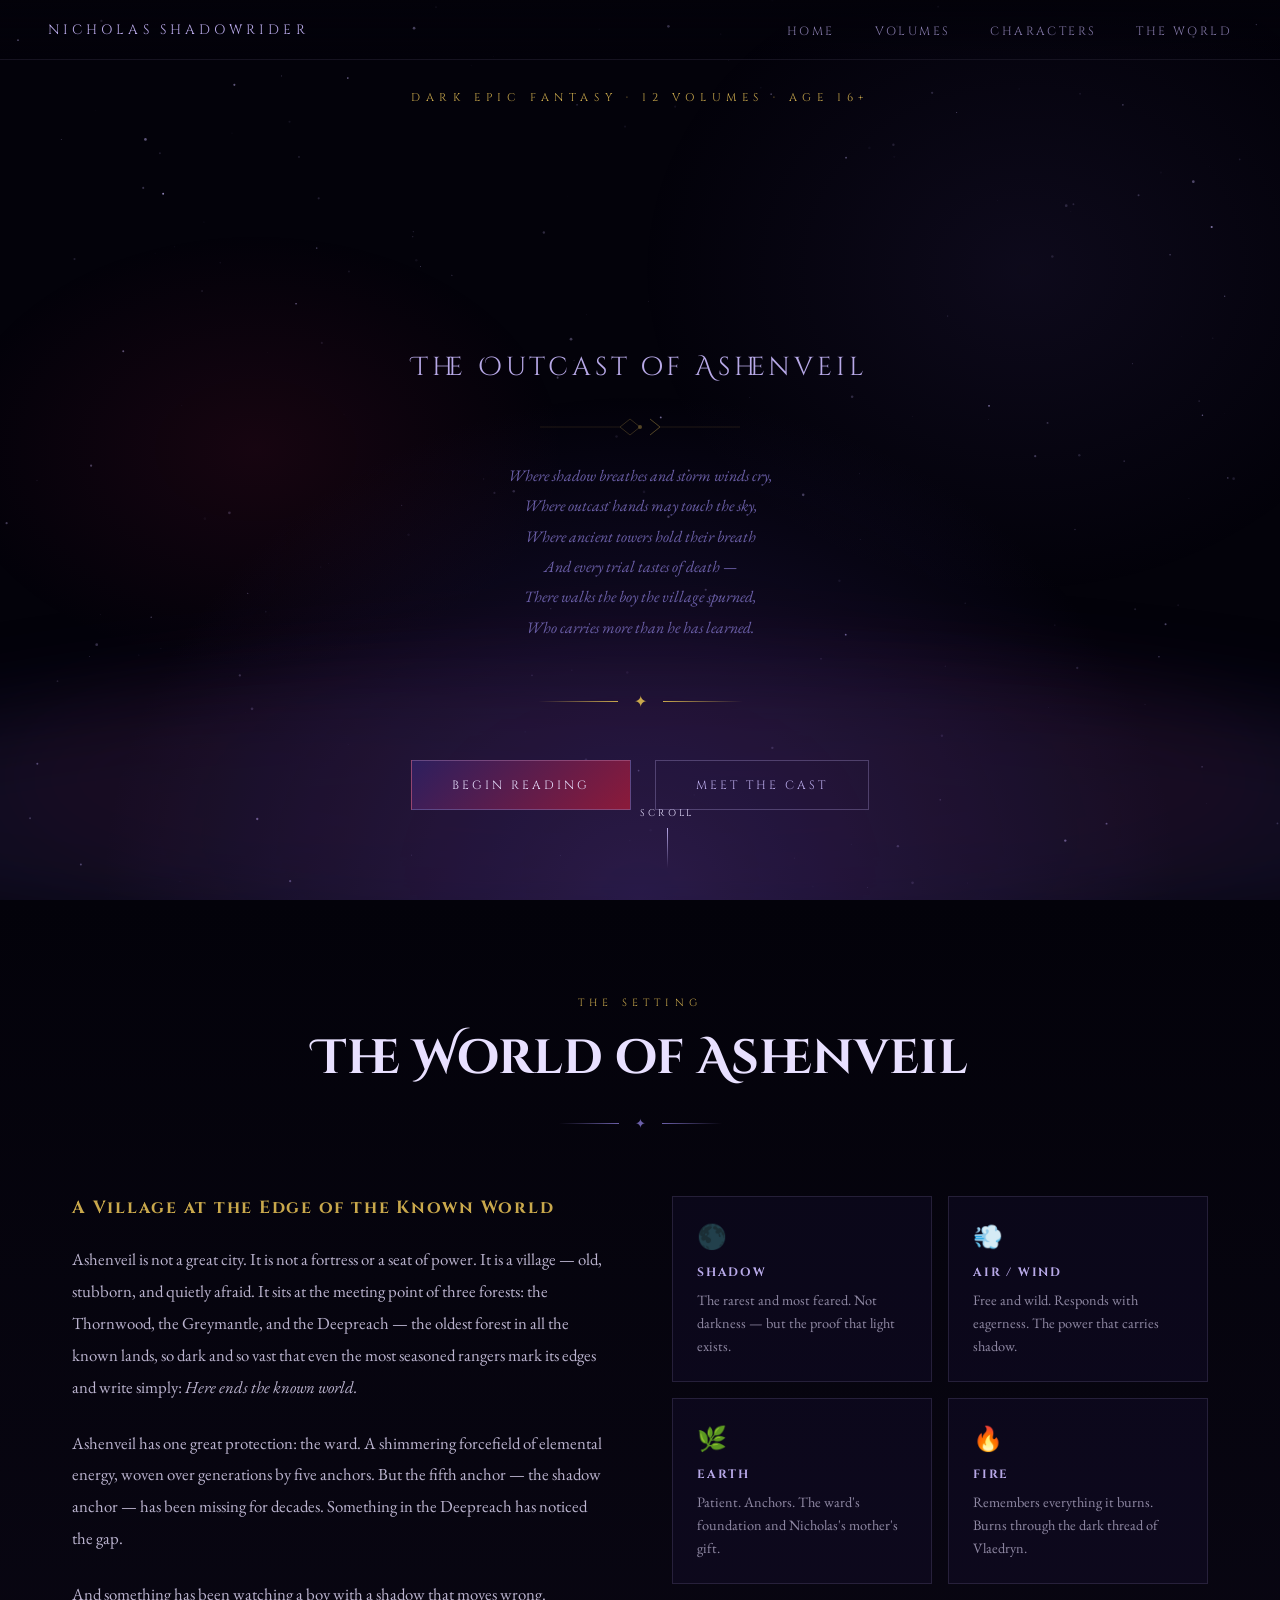
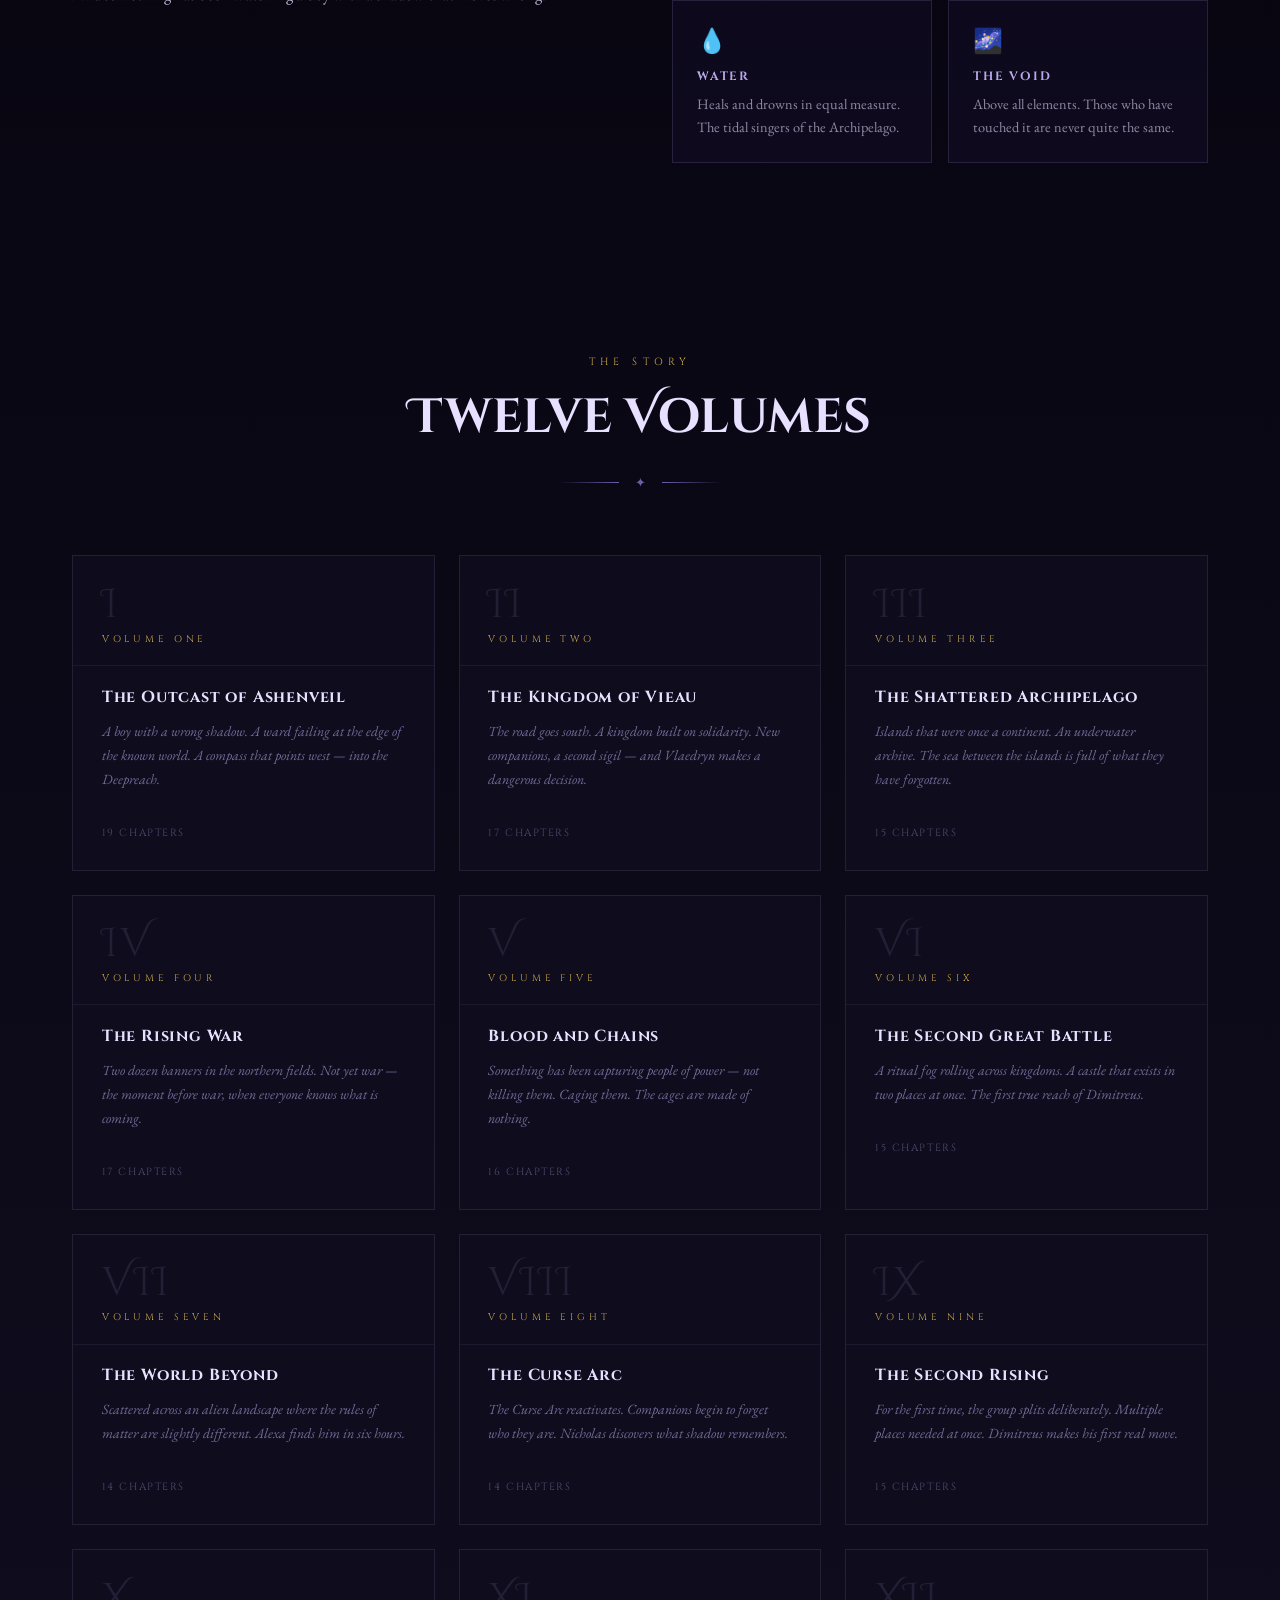
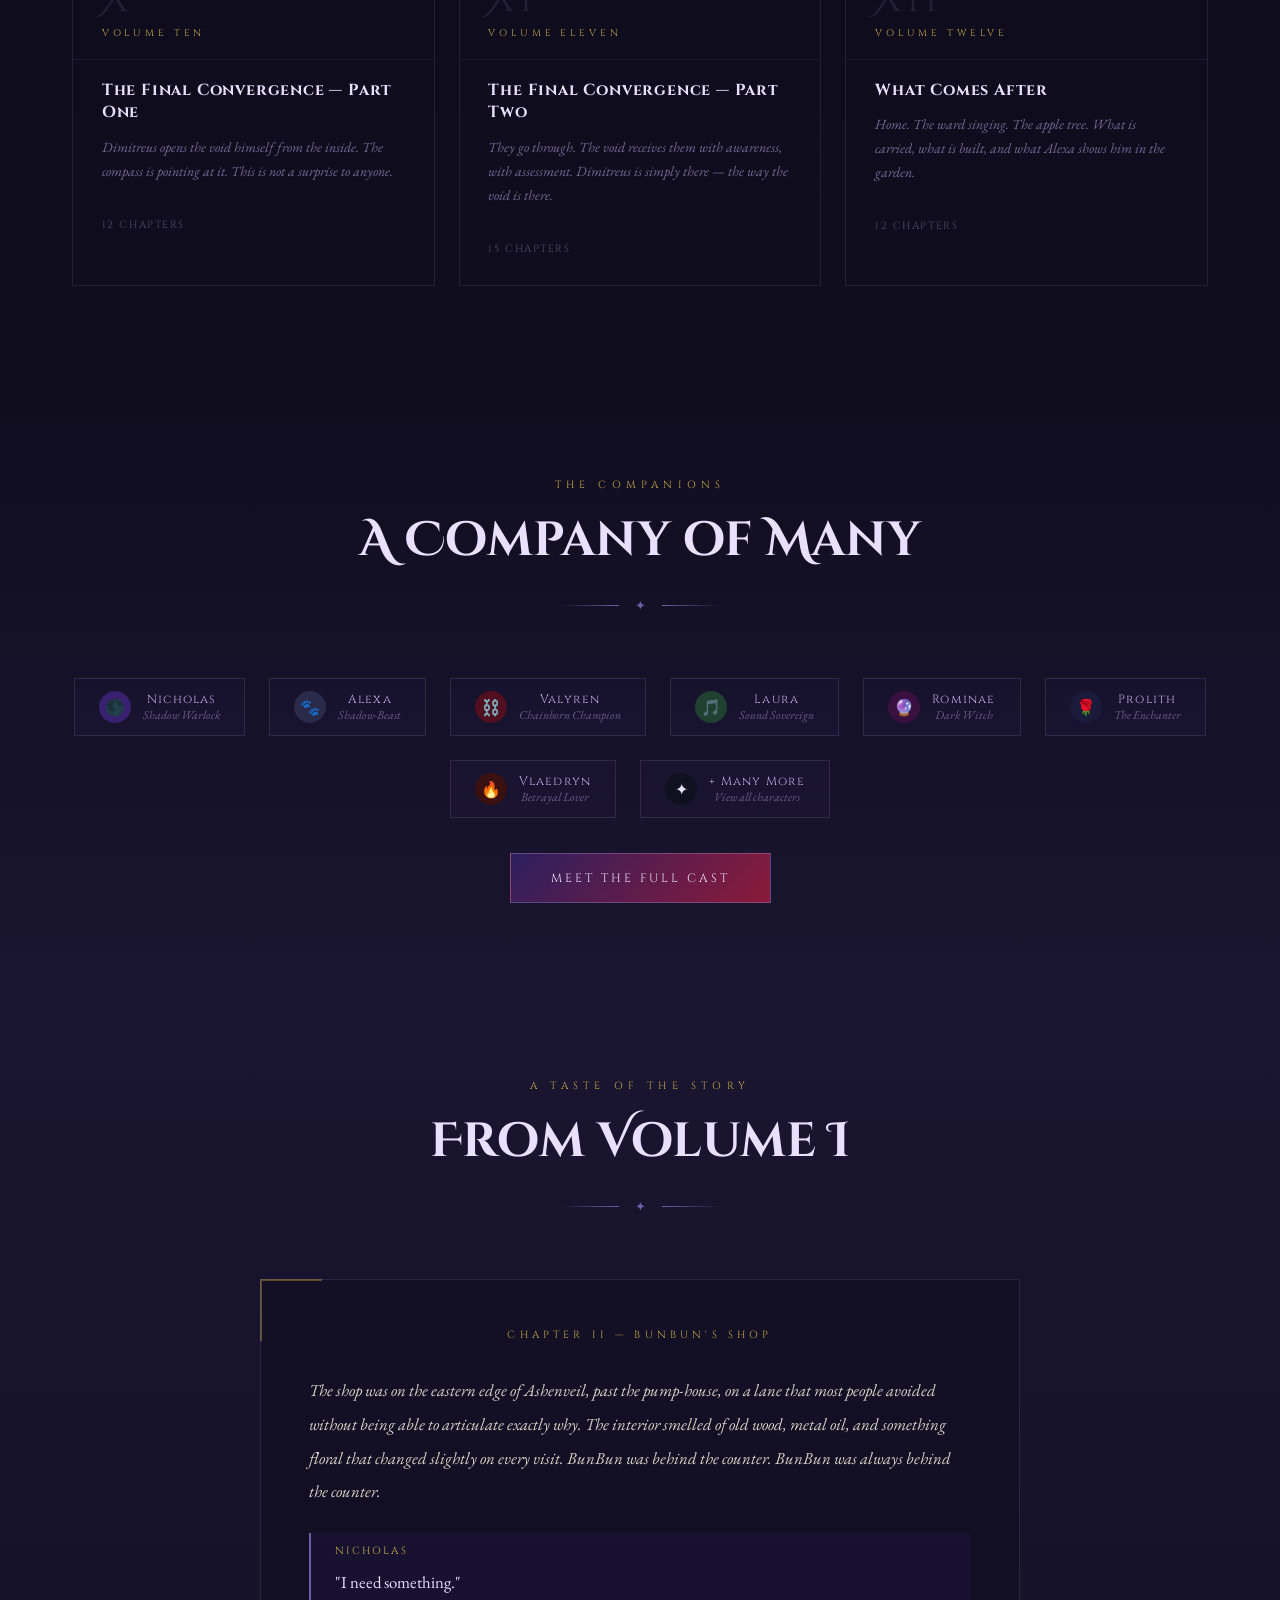
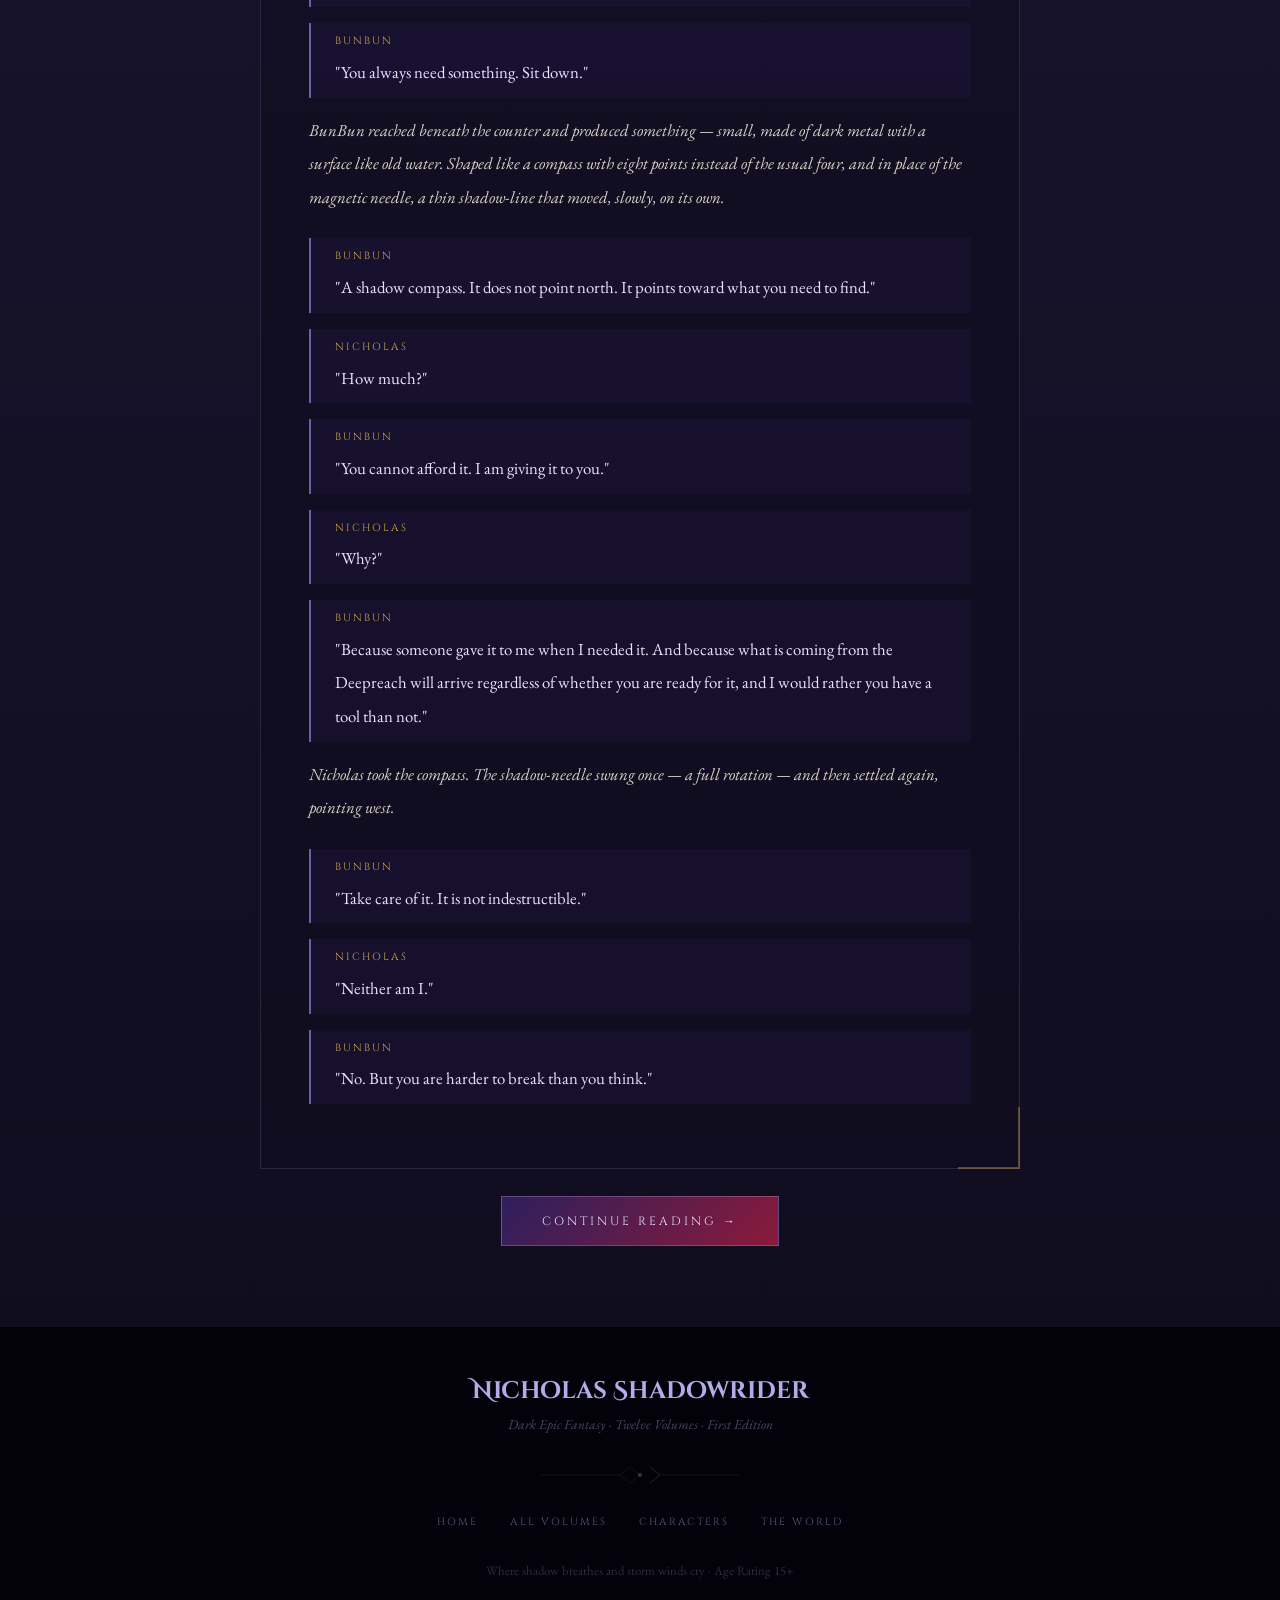
<file: index (2).html>
<!DOCTYPE html>
<html lang="en">
<head>
  <meta charset="UTF-8" />
  <meta name="viewport" content="width=device-width, initial-scale=1.0"/>
  <title>Nicholas Shadowrider — Dark Epic Fantasy</title>
  <link rel="preconnect" href="https://fonts.googleapis.com">
  <link href="https://fonts.googleapis.com/css2?family=Cinzel+Decorative:wght@400;700&family=Cinzel:wght@400;600;700&family=EB+Garamond:ital,wght@0,400;0,500;1,400;1,500&display=swap" rel="stylesheet">
  <style>
    :root {
      --void: #03020a;
      --deep: #0a0714;
      --midnight: #100d1f;
      --dusk: #1a1530;
      --shadow-purple: #2d1f5e;
      --mist: #6b5fa8;
      --starlight: #b8a9e8;
      --moon: #e8e0ff;
      --gold: #c9a84c;
      --ember: #e07040;
      --rose-dark: #8b1a3a;
      --rose: #c94070;
      --parchment: #f0e8d8;
      --ink: #1a1020;
    }

    * { margin: 0; padding: 0; box-sizing: border-box; }

    html { scroll-behavior: smooth; }

    body {
      background: var(--void);
      color: var(--moon);
      font-family: 'EB Garamond', Georgia, serif;
      overflow-x: hidden;
      cursor: default;
    }

    /* === STARFIELD === */
    #stars-canvas {
      position: fixed;
      inset: 0;
      z-index: 0;
      pointer-events: none;
    }

    /* === FLOATING PARTICLES === */
    .particle {
      position: fixed;
      width: 2px;
      height: 2px;
      border-radius: 50%;
      background: var(--starlight);
      opacity: 0;
      pointer-events: none;
      z-index: 1;
      animation: drift linear infinite;
    }

    @keyframes drift {
      0%   { transform: translateY(100vh) translateX(0) scale(0); opacity: 0; }
      10%  { opacity: 0.7; }
      90%  { opacity: 0.4; }
      100% { transform: translateY(-10vh) translateX(var(--dx)) scale(1.5); opacity: 0; }
    }

    /* === NAV === */
    nav {
      position: fixed;
      top: 0; left: 0; right: 0;
      z-index: 100;
      padding: 1.2rem 3rem;
      display: flex;
      align-items: center;
      justify-content: space-between;
      background: linear-gradient(to bottom, rgba(3,2,10,0.95), transparent);
      border-bottom: 1px solid rgba(184,169,232,0.1);
    }

    .nav-logo {
      font-family: 'Cinzel', serif;
      font-size: 0.85rem;
      letter-spacing: 0.3em;
      color: var(--starlight);
      text-decoration: none;
      text-transform: uppercase;
    }

    .nav-links {
      display: flex;
      gap: 2.5rem;
      list-style: none;
    }

    .nav-links a {
      font-family: 'Cinzel', serif;
      font-size: 0.75rem;
      letter-spacing: 0.2em;
      color: var(--starlight);
      text-decoration: none;
      text-transform: uppercase;
      opacity: 0.7;
      transition: opacity 0.3s, color 0.3s;
      position: relative;
    }

    .nav-links a::after {
      content: '';
      position: absolute;
      bottom: -3px;
      left: 0; right: 100%;
      height: 1px;
      background: var(--gold);
      transition: right 0.3s;
    }

    .nav-links a:hover { opacity: 1; color: var(--gold); }
    .nav-links a:hover::after { right: 0; }

    /* === HERO === */
    .hero {
      position: relative;
      min-height: 100vh;
      display: flex;
      align-items: center;
      justify-content: center;
      overflow: hidden;
      z-index: 2;
    }

    .hero-bg {
      position: absolute;
      inset: 0;
      background:
        radial-gradient(ellipse 60% 80% at 50% 100%, rgba(45,31,94,0.6) 0%, transparent 70%),
        radial-gradient(ellipse 40% 40% at 20% 50%, rgba(139,26,58,0.15) 0%, transparent 60%),
        radial-gradient(ellipse 50% 60% at 80% 30%, rgba(112,86,180,0.1) 0%, transparent 60%);
    }

    /* Animated mist layers */
    .mist-layer {
      position: absolute;
      bottom: 0; left: -20%;
      width: 140%;
      height: 300px;
      border-radius: 50%;
      opacity: 0.15;
      filter: blur(40px);
      animation: mist-drift 18s ease-in-out infinite alternate;
    }
    .mist-layer:nth-child(1) { background: var(--shadow-purple); animation-duration: 18s; bottom: -50px; }
    .mist-layer:nth-child(2) { background: var(--mist); animation-duration: 23s; animation-direction: alternate-reverse; bottom: -80px; opacity: 0.08; }
    .mist-layer:nth-child(3) { background: var(--rose-dark); animation-duration: 29s; bottom: -30px; opacity: 0.06; width: 100%; left: 0; }

    @keyframes mist-drift {
      0%   { transform: translateX(0) scaleY(1); }
      100% { transform: translateX(5%) scaleY(1.1); }
    }

    /* Decorative tree silhouette */
    .hero-forest {
      position: absolute;
      bottom: 0; left: 0; right: 0;
      height: 45%;
      background: linear-gradient(to top, var(--void) 0%, var(--deep) 40%, transparent 100%);
      clip-path: url(#forest-clip);
    }

    .hero-content {
      position: relative;
      z-index: 5;
      text-align: center;
      padding: 0 2rem;
      animation: hero-reveal 1.5s ease-out both;
    }

    @keyframes hero-reveal {
      from { opacity: 0; transform: translateY(30px); }
      to   { opacity: 1; transform: translateY(0); }
    }

    .hero-eyebrow {
      font-family: 'Cinzel', serif;
      font-size: 0.7rem;
      letter-spacing: 0.5em;
      color: var(--gold);
      text-transform: uppercase;
      margin-bottom: 1.5rem;
      opacity: 0;
      animation: hero-reveal 1.5s ease-out 0.3s both;
    }

    .hero-title {
      font-family: 'Cinzel Decorative', serif;
      font-size: clamp(3rem, 8vw, 7rem);
      font-weight: 700;
      line-height: 1;
      letter-spacing: 0.02em;
      margin-bottom: 1rem;
      background: linear-gradient(135deg, var(--moon) 0%, var(--starlight) 40%, var(--gold) 70%, var(--ember) 100%);
      -webkit-background-clip: text;
      -webkit-text-fill-color: transparent;
      background-clip: text;
      text-shadow: none;
      filter: drop-shadow(0 0 30px rgba(184,169,232,0.3));
      opacity: 0;
      animation: hero-reveal 1.5s ease-out 0.5s both;
    }

    .hero-subtitle {
      font-family: 'Cinzel Decorative', serif;
      font-size: clamp(1rem, 2.5vw, 1.6rem);
      font-weight: 400;
      letter-spacing: 0.15em;
      color: var(--starlight);
      opacity: 0;
      margin-bottom: 2rem;
      animation: hero-reveal 1.5s ease-out 0.7s both;
    }

    .hero-verse {
      font-size: 1rem;
      font-style: italic;
      color: var(--mist);
      max-width: 520px;
      margin: 0 auto 3rem;
      line-height: 1.9;
      opacity: 0;
      animation: hero-reveal 1.5s ease-out 0.9s both;
    }

    .hero-divider {
      display: flex;
      align-items: center;
      justify-content: center;
      gap: 1rem;
      margin-bottom: 3rem;
      opacity: 0;
      animation: hero-reveal 1.5s ease-out 1.1s both;
    }

    .hero-divider span {
      display: block;
      height: 1px;
      width: 80px;
      background: linear-gradient(to right, transparent, var(--gold));
    }
    .hero-divider span:last-child {
      background: linear-gradient(to left, transparent, var(--gold));
    }
    .hero-divider i {
      color: var(--gold);
      font-size: 1rem;
      font-style: normal;
    }

    .hero-cta {
      display: inline-flex;
      gap: 1.5rem;
      flex-wrap: wrap;
      justify-content: center;
      opacity: 0;
      animation: hero-reveal 1.5s ease-out 1.3s both;
    }

    .btn-primary {
      font-family: 'Cinzel', serif;
      font-size: 0.75rem;
      letter-spacing: 0.25em;
      text-transform: uppercase;
      text-decoration: none;
      padding: 1rem 2.5rem;
      background: linear-gradient(135deg, var(--shadow-purple), var(--rose-dark));
      color: var(--moon);
      border: 1px solid rgba(184,169,232,0.3);
      position: relative;
      overflow: hidden;
      transition: all 0.3s;
    }

    .btn-primary::before {
      content: '';
      position: absolute;
      inset: 0;
      background: linear-gradient(135deg, rgba(255,255,255,0.05), transparent);
      opacity: 0;
      transition: opacity 0.3s;
    }

    .btn-primary:hover { transform: translateY(-2px); box-shadow: 0 8px 30px rgba(139,26,58,0.4); border-color: var(--rose); }
    .btn-primary:hover::before { opacity: 1; }

    .btn-secondary {
      font-family: 'Cinzel', serif;
      font-size: 0.75rem;
      letter-spacing: 0.25em;
      text-transform: uppercase;
      text-decoration: none;
      padding: 1rem 2.5rem;
      background: transparent;
      color: var(--starlight);
      border: 1px solid rgba(184,169,232,0.3);
      transition: all 0.3s;
    }

    .btn-secondary:hover { border-color: var(--starlight); color: var(--moon); transform: translateY(-2px); }

    .scroll-hint {
      position: absolute;
      bottom: 2rem;
      left: 50%;
      transform: translateX(-50%);
      display: flex;
      flex-direction: column;
      align-items: center;
      gap: 0.5rem;
      opacity: 0.4;
      animation: hero-reveal 2s ease-out 2s both;
    }

    .scroll-hint span {
      font-family: 'Cinzel', serif;
      font-size: 0.6rem;
      letter-spacing: 0.3em;
      text-transform: uppercase;
    }

    .scroll-arrow {
      width: 1px;
      height: 40px;
      background: linear-gradient(to bottom, var(--starlight), transparent);
      animation: scroll-pulse 2s ease-in-out infinite;
    }

    @keyframes scroll-pulse {
      0%, 100% { opacity: 0.3; transform: scaleY(1); }
      50%       { opacity: 0.8; transform: scaleY(1.1); }
    }

    /* === SECTION GENERAL === */
    section {
      position: relative;
      z-index: 2;
    }

    .section-inner {
      max-width: 1200px;
      margin: 0 auto;
      padding: 6rem 2rem;
    }

    .section-header {
      text-align: center;
      margin-bottom: 4rem;
    }

    .section-label {
      font-family: 'Cinzel', serif;
      font-size: 0.65rem;
      letter-spacing: 0.5em;
      text-transform: uppercase;
      color: var(--gold);
      margin-bottom: 1rem;
    }

    .section-title {
      font-family: 'Cinzel Decorative', serif;
      font-size: clamp(1.8rem, 4vw, 3rem);
      color: var(--moon);
      margin-bottom: 1.5rem;
    }

    .section-rule {
      display: flex;
      align-items: center;
      justify-content: center;
      gap: 1rem;
    }

    .section-rule::before,
    .section-rule::after {
      content: '';
      display: block;
      height: 1px;
      width: 60px;
      background: linear-gradient(to right, transparent, var(--mist));
    }
    .section-rule::after {
      background: linear-gradient(to left, transparent, var(--mist));
    }
    .section-rule span {
      color: var(--mist);
      font-size: 0.8rem;
    }

    /* === ABOUT / WORLD SECTION === */
    .world-section {
      background: linear-gradient(to bottom, var(--void), var(--deep));
    }

    .world-grid {
      display: grid;
      grid-template-columns: 1fr 1fr;
      gap: 4rem;
      align-items: start;
    }

    @media (max-width: 768px) { .world-grid { grid-template-columns: 1fr; } }

    .world-text h3 {
      font-family: 'Cinzel', serif;
      font-size: 1.1rem;
      color: var(--gold);
      margin-bottom: 1.5rem;
      letter-spacing: 0.1em;
    }

    .world-text p {
      font-size: 1.05rem;
      line-height: 1.9;
      color: rgba(232,224,255,0.8);
      margin-bottom: 1.5rem;
    }

    .elements-grid {
      display: grid;
      grid-template-columns: 1fr 1fr;
      gap: 1rem;
    }

    .element-card {
      padding: 1.5rem;
      border: 1px solid rgba(184,169,232,0.15);
      background: rgba(45,31,94,0.15);
      position: relative;
      overflow: hidden;
      transition: all 0.3s;
    }

    .element-card::before {
      content: '';
      position: absolute;
      inset: 0;
      background: var(--card-color, var(--shadow-purple));
      opacity: 0;
      transition: opacity 0.3s;
    }

    .element-card:hover { border-color: rgba(184,169,232,0.4); transform: translateY(-3px); }
    .element-card:hover::before { opacity: 0.1; }

    .element-card .icon { font-size: 1.5rem; margin-bottom: 0.75rem; }
    .element-card h4 {
      font-family: 'Cinzel', serif;
      font-size: 0.75rem;
      letter-spacing: 0.15em;
      text-transform: uppercase;
      color: var(--starlight);
      margin-bottom: 0.5rem;
    }
    .element-card p { font-size: 0.9rem; color: rgba(232,224,255,0.6); line-height: 1.6; }

    /* === VOLUMES SECTION === */
    .volumes-section {
      background: linear-gradient(to bottom, var(--deep), var(--midnight));
    }

    .volumes-grid {
      display: grid;
      grid-template-columns: repeat(auto-fill, minmax(280px, 1fr));
      gap: 1.5rem;
    }

    .volume-card {
      background: rgba(16,13,31,0.8);
      border: 1px solid rgba(184,169,232,0.12);
      padding: 0;
      overflow: hidden;
      transition: all 0.4s;
      position: relative;
      text-decoration: none;
      color: inherit;
      display: block;
      cursor: pointer;
    }

    .volume-card::after {
      content: '';
      position: absolute;
      inset: 0;
      background: linear-gradient(135deg, rgba(45,31,94,0.4), rgba(139,26,58,0.2));
      opacity: 0;
      transition: opacity 0.4s;
    }

    .volume-card:hover { transform: translateY(-5px); border-color: rgba(184,169,232,0.3); box-shadow: 0 20px 40px rgba(0,0,0,0.5), 0 0 20px rgba(45,31,94,0.3); }
    .volume-card:hover::after { opacity: 1; }

    .volume-header {
      padding: 1.8rem 1.8rem 1.2rem;
      border-bottom: 1px solid rgba(184,169,232,0.08);
      position: relative;
      z-index: 1;
    }

    .volume-number {
      font-family: 'Cinzel Decorative', serif;
      font-size: 2.5rem;
      color: rgba(184,169,232,0.12);
      line-height: 1;
      margin-bottom: 0.5rem;
      letter-spacing: 0.05em;
    }

    .volume-label {
      font-family: 'Cinzel', serif;
      font-size: 0.6rem;
      letter-spacing: 0.4em;
      text-transform: uppercase;
      color: var(--gold);
    }

    .volume-body {
      padding: 1.2rem 1.8rem 1.8rem;
      position: relative;
      z-index: 1;
    }

    .volume-title {
      font-family: 'Cinzel', serif;
      font-size: 1rem;
      color: var(--moon);
      margin-bottom: 0.75rem;
      line-height: 1.4;
      letter-spacing: 0.05em;
    }

    .volume-desc {
      font-size: 0.88rem;
      color: rgba(184,169,232,0.6);
      line-height: 1.7;
      font-style: italic;
    }

    .volume-footer {
      padding: 0 1.8rem 1.5rem;
      display: flex;
      align-items: center;
      justify-content: space-between;
      position: relative;
      z-index: 1;
    }

    .volume-chapters {
      font-family: 'Cinzel', serif;
      font-size: 0.65rem;
      letter-spacing: 0.15em;
      color: rgba(184,169,232,0.4);
      text-transform: uppercase;
    }

    .volume-arrow {
      color: var(--gold);
      font-size: 1.2rem;
      opacity: 0;
      transform: translateX(-5px);
      transition: all 0.3s;
    }

    .volume-card:hover .volume-arrow { opacity: 1; transform: translateX(0); }

    /* === CHARACTERS TEASER === */
    .characters-teaser {
      background: linear-gradient(to bottom, var(--midnight), var(--dusk));
      text-align: center;
    }

    .characters-strip {
      display: flex;
      gap: 1.5rem;
      justify-content: center;
      flex-wrap: wrap;
      margin: 3rem 0;
    }

    .char-pill {
      display: flex;
      align-items: center;
      gap: 0.75rem;
      padding: 0.75rem 1.5rem;
      border: 1px solid rgba(184,169,232,0.15);
      background: rgba(45,31,94,0.1);
      transition: all 0.3s;
      text-decoration: none;
      color: inherit;
    }

    .char-pill:hover {
      border-color: rgba(184,169,232,0.4);
      background: rgba(45,31,94,0.25);
      transform: translateY(-2px);
    }

    .char-pill .sigil {
      width: 32px;
      height: 32px;
      border-radius: 50%;
      background: var(--pill-color, var(--shadow-purple));
      display: flex;
      align-items: center;
      justify-content: center;
      font-size: 1rem;
      flex-shrink: 0;
    }

    .char-pill .name {
      font-family: 'Cinzel', serif;
      font-size: 0.75rem;
      letter-spacing: 0.1em;
      color: var(--starlight);
    }

    .char-pill .role {
      font-size: 0.75rem;
      color: rgba(184,169,232,0.5);
      font-style: italic;
    }

    /* === PROLOGUE EXCERPT === */
    .excerpt-section {
      background: linear-gradient(to bottom, var(--dusk), var(--midnight));
    }

    .excerpt-frame {
      max-width: 760px;
      margin: 0 auto;
      padding: 3rem;
      border: 1px solid rgba(184,169,232,0.15);
      background: rgba(16,13,31,0.6);
      position: relative;
    }

    .excerpt-frame::before,
    .excerpt-frame::after {
      content: '';
      position: absolute;
      width: 60px;
      height: 60px;
      border-color: var(--gold);
      border-style: solid;
      opacity: 0.4;
    }

    .excerpt-frame::before { top: -1px; left: -1px; border-width: 2px 0 0 2px; }
    .excerpt-frame::after  { bottom: -1px; right: -1px; border-width: 0 2px 2px 0; }

    .excerpt-label {
      font-family: 'Cinzel', serif;
      font-size: 0.65rem;
      letter-spacing: 0.4em;
      text-transform: uppercase;
      color: var(--gold);
      text-align: center;
      margin-bottom: 2rem;
    }

    .excerpt-text {
      font-size: 1.05rem;
      line-height: 2;
      color: rgba(240,232,216,0.9);
      font-style: italic;
    }

    .excerpt-text p { margin-bottom: 1.5rem; }
    .excerpt-text p:last-child { margin-bottom: 0; }

    .dialogue {
      background: rgba(45,31,94,0.2);
      border-left: 2px solid var(--mist);
      padding: 0.5rem 1rem 0.5rem 1.5rem;
      margin: 1rem 0;
      font-style: normal;
      color: var(--moon);
    }

    .speaker {
      font-family: 'Cinzel', serif;
      font-size: 0.65rem;
      letter-spacing: 0.2em;
      text-transform: uppercase;
      color: var(--gold);
      margin-bottom: 0.25rem;
    }

    /* === FOOTER === */
    footer {
      position: relative;
      z-index: 2;
      background: var(--void);
      padding: 3rem 2rem;
      text-align: center;
      border-top: 1px solid rgba(184,169,232,0.08);
    }

    .footer-title {
      font-family: 'Cinzel Decorative', serif;
      font-size: 1.5rem;
      color: var(--starlight);
      margin-bottom: 0.5rem;
    }

    .footer-sub {
      font-size: 0.85rem;
      color: rgba(184,169,232,0.4);
      font-style: italic;
      margin-bottom: 2rem;
    }

    .footer-links {
      display: flex;
      gap: 2rem;
      justify-content: center;
      list-style: none;
      margin-bottom: 2rem;
    }

    .footer-links a {
      font-family: 'Cinzel', serif;
      font-size: 0.65rem;
      letter-spacing: 0.2em;
      text-transform: uppercase;
      color: rgba(184,169,232,0.5);
      text-decoration: none;
      transition: color 0.3s;
    }

    .footer-links a:hover { color: var(--gold); }

    .footer-copy {
      font-size: 0.8rem;
      color: rgba(184,169,232,0.25);
    }

    /* === DECORATIVE SVG ELEMENTS === */
    .ornament {
      display: block;
      text-align: center;
      margin: 1.5rem auto;
      opacity: 0.5;
    }

    /* Scroll reveal */
    .reveal {
      opacity: 0;
      transform: translateY(20px);
      transition: opacity 0.7s ease, transform 0.7s ease;
    }

    .reveal.visible {
      opacity: 1;
      transform: translateY(0);
    }

    .reveal-delay-1 { transition-delay: 0.1s; }
    .reveal-delay-2 { transition-delay: 0.2s; }
    .reveal-delay-3 { transition-delay: 0.3s; }
    .reveal-delay-4 { transition-delay: 0.4s; }

    /* Glow pulse on title */
    .glow-pulse {
      animation: glow-cycle 4s ease-in-out infinite alternate;
    }

    @keyframes glow-cycle {
      0%   { filter: drop-shadow(0 0 20px rgba(184,169,232,0.2)); }
      100% { filter: drop-shadow(0 0 50px rgba(184,169,232,0.5)); }
    }
  </style>
</head>
<body>

<!-- Stars canvas -->
<canvas id="stars-canvas"></canvas>

<!-- Floating particles -->
<div id="particles"></div>

<!-- Navigation -->
<nav>
  <a href="index.html" class="nav-logo">Nicholas Shadowrider</a>
  <ul class="nav-links">
    <li><a href="index.html">Home</a></li>
    <li><a href="volumes.html">Volumes</a></li>
    <li><a href="characters.html">Characters</a></li>
    <li><a href="world.html">The World</a></li>
  </ul>
</nav>

<!-- Hero -->
<section class="hero">
  <div class="hero-bg">
    <div class="mist-layer"></div>
    <div class="mist-layer"></div>
    <div class="mist-layer"></div>
  </div>

  <div class="hero-content">
    <p class="hero-eyebrow">Dark Epic Fantasy · 12 Volumes · Age 16+</p>

    <h1 class="hero-title glow-pulse">Nicholas<br>Shadowrider</h1>

    <p class="hero-subtitle">The Outcast of Ashenveil</p>

    <svg class="ornament" width="200" height="20" viewBox="0 0 200 20">
      <line x1="0" y1="10" x2="80" y2="10" stroke="#c9a84c" stroke-width="0.5" opacity="0.6"/>
      <polygon points="90,2 100,10 90,18 80,10" stroke="#c9a84c" fill="none" stroke-width="0.5"/>
      <circle cx="100" cy="10" r="2" fill="#c9a84c" opacity="0.8"/>
      <polygon points="110,2 120,10 110,18 120,10" stroke="#c9a84c" fill="none" stroke-width="0.5"/>
      <line x1="120" y1="10" x2="200" y2="10" stroke="#c9a84c" stroke-width="0.5" opacity="0.6"/>
    </svg>

    <p class="hero-verse">
      Where shadow breathes and storm winds cry,<br>
      Where outcast hands may touch the sky,<br>
      Where ancient towers hold their breath<br>
      And every trial tastes of death —<br>
      There walks the boy the village spurned,<br>
      Who carries more than he has learned.
    </p>

    <div class="hero-divider">
      <span></span>
      <i>✦</i>
      <span></span>
    </div>

    <div class="hero-cta">
      <a href="volumes.html" class="btn-primary">Begin Reading</a>
      <a href="characters.html" class="btn-secondary">Meet the Cast</a>
    </div>
  </div>

  <div class="scroll-hint">
    <span>Scroll</span>
    <div class="scroll-arrow"></div>
  </div>
</section>

<!-- World Section -->
<section class="world-section">
  <div class="section-inner">
    <div class="section-header reveal">
      <p class="section-label">The Setting</p>
      <h2 class="section-title">The World of Ashenveil</h2>
      <div class="section-rule"><span>✦</span></div>
    </div>

    <div class="world-grid">
      <div class="world-text reveal reveal-delay-1">
        <h3>A Village at the Edge of the Known World</h3>
        <p>Ashenveil is not a great city. It is not a fortress or a seat of power. It is a village — old, stubborn, and quietly afraid. It sits at the meeting point of three forests: the Thornwood, the Greymantle, and the Deepreach — the oldest forest in all the known lands, so dark and so vast that even the most seasoned rangers mark its edges and write simply: <em>Here ends the known world.</em></p>
        <p>Ashenveil has one great protection: the ward. A shimmering forcefield of elemental energy, woven over generations by five anchors. But the fifth anchor — the shadow anchor — has been missing for decades. Something in the Deepreach has noticed the gap.</p>
        <p>And something has been watching a boy with a shadow that moves wrong.</p>
      </div>

      <div class="reveal reveal-delay-2">
        <div class="elements-grid">
          <div class="element-card" style="--card-color: #3a2070">
            <div class="icon">🌑</div>
            <h4>Shadow</h4>
            <p>The rarest and most feared. Not darkness — but the proof that light exists.</p>
          </div>
          <div class="element-card" style="--card-color: #1a4060">
            <div class="icon">💨</div>
            <h4>Air / Wind</h4>
            <p>Free and wild. Responds with eagerness. The power that carries shadow.</p>
          </div>
          <div class="element-card" style="--card-color: #1a4020">
            <div class="icon">🌿</div>
            <h4>Earth</h4>
            <p>Patient. Anchors. The ward's foundation and Nicholas's mother's gift.</p>
          </div>
          <div class="element-card" style="--card-color: #402010">
            <div class="icon">🔥</div>
            <h4>Fire</h4>
            <p>Remembers everything it burns. Burns through the dark thread of Vlaedryn.</p>
          </div>
          <div class="element-card" style="--card-color: #102040">
            <div class="icon">💧</div>
            <h4>Water</h4>
            <p>Heals and drowns in equal measure. The tidal singers of the Archipelago.</p>
          </div>
          <div class="element-card" style="--card-color: #200020">
            <div class="icon">🌌</div>
            <h4>The Void</h4>
            <p>Above all elements. Those who have touched it are never quite the same.</p>
          </div>
        </div>
      </div>
    </div>
  </div>
</section>

<!-- Volumes Section -->
<section class="volumes-section">
  <div class="section-inner">
    <div class="section-header reveal">
      <p class="section-label">The Story</p>
      <h2 class="section-title">Twelve Volumes</h2>
      <div class="section-rule"><span>✦</span></div>
    </div>

    <div class="volumes-grid">

      <a href="vol1.html" class="volume-card reveal reveal-delay-1">
        <div class="volume-header">
          <div class="volume-number">I</div>
          <div class="volume-label">Volume One</div>
        </div>
        <div class="volume-body">
          <h3 class="volume-title">The Outcast of Ashenveil</h3>
          <p class="volume-desc">A boy with a wrong shadow. A ward failing at the edge of the known world. A compass that points west — into the Deepreach.</p>
        </div>
        <div class="volume-footer">
          <span class="volume-chapters">19 Chapters</span>
          <span class="volume-arrow">→</span>
        </div>
      </a>

      <a href="vol2.html" class="volume-card reveal reveal-delay-2">
        <div class="volume-header">
          <div class="volume-number">II</div>
          <div class="volume-label">Volume Two</div>
        </div>
        <div class="volume-body">
          <h3 class="volume-title">The Kingdom of Vieau</h3>
          <p class="volume-desc">The road goes south. A kingdom built on solidarity. New companions, a second sigil — and Vlaedryn makes a dangerous decision.</p>
        </div>
        <div class="volume-footer">
          <span class="volume-chapters">17 Chapters</span>
          <span class="volume-arrow">→</span>
        </div>
      </a>

      <a href="vol3.html" class="volume-card reveal reveal-delay-3">
        <div class="volume-header">
          <div class="volume-number">III</div>
          <div class="volume-label">Volume Three</div>
        </div>
        <div class="volume-body">
          <h3 class="volume-title">The Shattered Archipelago</h3>
          <p class="volume-desc">Islands that were once a continent. An underwater archive. The sea between the islands is full of what they have forgotten.</p>
        </div>
        <div class="volume-footer">
          <span class="volume-chapters">15 Chapters</span>
          <span class="volume-arrow">→</span>
        </div>
      </a>

      <a href="vol4.html" class="volume-card reveal reveal-delay-4">
        <div class="volume-header">
          <div class="volume-number">IV</div>
          <div class="volume-label">Volume Four</div>
        </div>
        <div class="volume-body">
          <h3 class="volume-title">The Rising War</h3>
          <p class="volume-desc">Two dozen banners in the northern fields. Not yet war — the moment before war, when everyone knows what is coming.</p>
        </div>
        <div class="volume-footer">
          <span class="volume-chapters">17 Chapters</span>
          <span class="volume-arrow">→</span>
        </div>
      </a>

      <a href="vol5.html" class="volume-card reveal">
        <div class="volume-header">
          <div class="volume-number">V</div>
          <div class="volume-label">Volume Five</div>
        </div>
        <div class="volume-body">
          <h3 class="volume-title">Blood and Chains</h3>
          <p class="volume-desc">Something has been capturing people of power — not killing them. Caging them. The cages are made of nothing.</p>
        </div>
        <div class="volume-footer">
          <span class="volume-chapters">16 Chapters</span>
          <span class="volume-arrow">→</span>
        </div>
      </a>

      <a href="vol6.html" class="volume-card reveal reveal-delay-1">
        <div class="volume-header">
          <div class="volume-number">VI</div>
          <div class="volume-label">Volume Six</div>
        </div>
        <div class="volume-body">
          <h3 class="volume-title">The Second Great Battle</h3>
          <p class="volume-desc">A ritual fog rolling across kingdoms. A castle that exists in two places at once. The first true reach of Dimitreus.</p>
        </div>
        <div class="volume-footer">
          <span class="volume-chapters">15 Chapters</span>
          <span class="volume-arrow">→</span>
        </div>
      </a>

      <a href="vol7.html" class="volume-card reveal reveal-delay-2">
        <div class="volume-header">
          <div class="volume-number">VII</div>
          <div class="volume-label">Volume Seven</div>
        </div>
        <div class="volume-body">
          <h3 class="volume-title">The World Beyond</h3>
          <p class="volume-desc">Scattered across an alien landscape where the rules of matter are slightly different. Alexa finds him in six hours.</p>
        </div>
        <div class="volume-footer">
          <span class="volume-chapters">14 Chapters</span>
          <span class="volume-arrow">→</span>
        </div>
      </a>

      <a href="vol8.html" class="volume-card reveal reveal-delay-3">
        <div class="volume-header">
          <div class="volume-number">VIII</div>
          <div class="volume-label">Volume Eight</div>
        </div>
        <div class="volume-body">
          <h3 class="volume-title">The Curse Arc</h3>
          <p class="volume-desc">The Curse Arc reactivates. Companions begin to forget who they are. Nicholas discovers what shadow remembers.</p>
        </div>
        <div class="volume-footer">
          <span class="volume-chapters">14 Chapters</span>
          <span class="volume-arrow">→</span>
        </div>
      </a>

      <a href="vol9.html" class="volume-card reveal reveal-delay-4">
        <div class="volume-header">
          <div class="volume-number">IX</div>
          <div class="volume-label">Volume Nine</div>
        </div>
        <div class="volume-body">
          <h3 class="volume-title">The Second Rising</h3>
          <p class="volume-desc">For the first time, the group splits deliberately. Multiple places needed at once. Dimitreus makes his first real move.</p>
        </div>
        <div class="volume-footer">
          <span class="volume-chapters">15 Chapters</span>
          <span class="volume-arrow">→</span>
        </div>
      </a>

      <a href="vol10.html" class="volume-card reveal">
        <div class="volume-header">
          <div class="volume-number">X</div>
          <div class="volume-label">Volume Ten</div>
        </div>
        <div class="volume-body">
          <h3 class="volume-title">The Final Convergence — Part One</h3>
          <p class="volume-desc">Dimitreus opens the void himself from the inside. The compass is pointing at it. This is not a surprise to anyone.</p>
        </div>
        <div class="volume-footer">
          <span class="volume-chapters">12 Chapters</span>
          <span class="volume-arrow">→</span>
        </div>
      </a>

      <a href="vol11.html" class="volume-card reveal reveal-delay-1">
        <div class="volume-header">
          <div class="volume-number">XI</div>
          <div class="volume-label">Volume Eleven</div>
        </div>
        <div class="volume-body">
          <h3 class="volume-title">The Final Convergence — Part Two</h3>
          <p class="volume-desc">They go through. The void receives them with awareness, with assessment. Dimitreus is simply there — the way the void is there.</p>
        </div>
        <div class="volume-footer">
          <span class="volume-chapters">15 Chapters</span>
          <span class="volume-arrow">→</span>
        </div>
      </a>

      <a href="vol12.html" class="volume-card reveal reveal-delay-2">
        <div class="volume-header">
          <div class="volume-number">XII</div>
          <div class="volume-label">Volume Twelve</div>
        </div>
        <div class="volume-body">
          <h3 class="volume-title">What Comes After</h3>
          <p class="volume-desc">Home. The ward singing. The apple tree. What is carried, what is built, and what Alexa shows him in the garden.</p>
        </div>
        <div class="volume-footer">
          <span class="volume-chapters">12 Chapters</span>
          <span class="volume-arrow">→</span>
        </div>
      </a>

    </div>
  </div>
</section>

<!-- Characters Teaser -->
<section class="characters-teaser">
  <div class="section-inner">
    <div class="section-header reveal">
      <p class="section-label">The Companions</p>
      <h2 class="section-title">A Company of Many</h2>
      <div class="section-rule"><span>✦</span></div>
    </div>

    <div class="characters-strip reveal">
      <a href="characters.html#nicholas" class="char-pill" style="--pill-color: #3a2070">
        <div class="sigil">🌑</div>
        <div><div class="name">Nicholas</div><div class="role">Shadow Warlock</div></div>
      </a>
      <a href="characters.html#alexa" class="char-pill" style="--pill-color: #2a2a4a">
        <div class="sigil">🐾</div>
        <div><div class="name">Alexa</div><div class="role">Shadow-Beast</div></div>
      </a>
      <a href="characters.html#valyren" class="char-pill" style="--pill-color: #501020">
        <div class="sigil">⛓️</div>
        <div><div class="name">Valyren</div><div class="role">Chainborn Champion</div></div>
      </a>
      <a href="characters.html#laura" class="char-pill" style="--pill-color: #204030">
        <div class="sigil">🎵</div>
        <div><div class="name">Laura</div><div class="role">Sound Sovereign</div></div>
      </a>
      <a href="characters.html#rominae" class="char-pill" style="--pill-color: #3a1040">
        <div class="sigil">🔮</div>
        <div><div class="name">Rominae</div><div class="role">Dark Witch</div></div>
      </a>
      <a href="characters.html#prolith" class="char-pill" style="--pill-color: #1a1a3a">
        <div class="sigil">🌹</div>
        <div><div class="name">Prolith</div><div class="role">The Enchanter</div></div>
      </a>
      <a href="characters.html#vlaedryn" class="char-pill" style="--pill-color: #3a1010">
        <div class="sigil">🔥</div>
        <div><div class="name">Vlaedryn</div><div class="role">Betrayal Lover</div></div>
      </a>
      <a href="characters.html" class="char-pill" style="--pill-color: #101020">
        <div class="sigil">✦</div>
        <div><div class="name">+ Many More</div><div class="role">View all characters</div></div>
      </a>
    </div>

    <a href="characters.html" class="btn-primary reveal">Meet the Full Cast</a>
  </div>
</section>

<!-- Excerpt Section -->
<section class="excerpt-section">
  <div class="section-inner">
    <div class="section-header reveal">
      <p class="section-label">A Taste of the Story</p>
      <h2 class="section-title">From Volume I</h2>
      <div class="section-rule"><span>✦</span></div>
    </div>

    <div class="excerpt-frame reveal">
      <p class="excerpt-label">Chapter II — BunBun's Shop</p>
      <div class="excerpt-text">
        <p>The shop was on the eastern edge of Ashenveil, past the pump-house, on a lane that most people avoided without being able to articulate exactly why. The interior smelled of old wood, metal oil, and something floral that changed slightly on every visit. BunBun was behind the counter. BunBun was always behind the counter.</p>

        <div class="dialogue">
          <div class="speaker">Nicholas</div>
          "I need something."
        </div>

        <div class="dialogue">
          <div class="speaker">BunBun</div>
          "You always need something. Sit down."
        </div>

        <p>BunBun reached beneath the counter and produced something — small, made of dark metal with a surface like old water. Shaped like a compass with eight points instead of the usual four, and in place of the magnetic needle, a thin shadow-line that moved, slowly, on its own.</p>

        <div class="dialogue">
          <div class="speaker">BunBun</div>
          "A shadow compass. It does not point north. It points toward what you need to find."
        </div>

        <div class="dialogue">
          <div class="speaker">Nicholas</div>
          "How much?"
        </div>

        <div class="dialogue">
          <div class="speaker">BunBun</div>
          "You cannot afford it. I am giving it to you."
        </div>

        <div class="dialogue">
          <div class="speaker">Nicholas</div>
          "Why?"
        </div>

        <div class="dialogue">
          <div class="speaker">BunBun</div>
          "Because someone gave it to me when I needed it. And because what is coming from the Deepreach will arrive regardless of whether you are ready for it, and I would rather you have a tool than not."
        </div>

        <p>Nicholas took the compass. The shadow-needle swung once — a full rotation — and then settled again, pointing west.</p>

        <div class="dialogue">
          <div class="speaker">BunBun</div>
          "Take care of it. It is not indestructible."
        </div>

        <div class="dialogue">
          <div class="speaker">Nicholas</div>
          "Neither am I."
        </div>

        <div class="dialogue">
          <div class="speaker">BunBun</div>
          "No. But you are harder to break than you think."
        </div>
      </div>
    </div>

    <div style="text-align: center; margin-top: 2.5rem;">
      <a href="vol1.html" class="btn-primary reveal">Continue Reading →</a>
    </div>
  </div>
</section>

<!-- Footer -->
<footer>
  <h2 class="footer-title">Nicholas Shadowrider</h2>
  <p class="footer-sub">Dark Epic Fantasy · Twelve Volumes · First Edition</p>

  <svg class="ornament" width="200" height="20" viewBox="0 0 200 20">
    <line x1="0" y1="10" x2="80" y2="10" stroke="#c9a84c" stroke-width="0.5" opacity="0.4"/>
    <polygon points="90,2 100,10 90,18 80,10" stroke="#c9a84c" fill="none" stroke-width="0.5" opacity="0.4"/>
    <circle cx="100" cy="10" r="2" fill="#c9a84c" opacity="0.6"/>
    <polygon points="110,2 120,10 110,18 120,10" stroke="#c9a84c" fill="none" stroke-width="0.5" opacity="0.4"/>
    <line x1="120" y1="10" x2="200" y2="10" stroke="#c9a84c" stroke-width="0.5" opacity="0.4"/>
  </svg>

  <ul class="footer-links">
    <li><a href="index.html">Home</a></li>
    <li><a href="volumes.html">All Volumes</a></li>
    <li><a href="characters.html">Characters</a></li>
    <li><a href="world.html">The World</a></li>
  </ul>

  <p class="footer-copy">Where shadow breathes and storm winds cry · Age Rating 15+</p>
</footer>

<script>
// === STARFIELD ===
const canvas = document.getElementById('stars-canvas');
const ctx = canvas.getContext('2d');
let stars = [];

function resize() {
  canvas.width = window.innerWidth;
  canvas.height = window.innerHeight;
}

function initStars() {
  stars = [];
  for (let i = 0; i < 200; i++) {
    stars.push({
      x: Math.random() * canvas.width,
      y: Math.random() * canvas.height,
      r: Math.random() * 1.2 + 0.2,
      o: Math.random() * 0.7 + 0.1,
      twinkle: Math.random() * Math.PI * 2,
      speed: Math.random() * 0.02 + 0.005
    });
  }
}

function drawStars() {
  ctx.clearRect(0, 0, canvas.width, canvas.height);
  stars.forEach(s => {
    s.twinkle += s.speed;
    const opacity = s.o * (0.6 + 0.4 * Math.sin(s.twinkle));
    ctx.beginPath();
    ctx.arc(s.x, s.y, s.r, 0, Math.PI * 2);
    ctx.fillStyle = `rgba(184,169,232,${opacity})`;
    ctx.fill();
  });
  requestAnimationFrame(drawStars);
}

resize();
initStars();
drawStars();
window.addEventListener('resize', () => { resize(); initStars(); });

// === FLOATING PARTICLES ===
const particlesContainer = document.getElementById('particles');
function createParticle() {
  const p = document.createElement('div');
  p.className = 'particle';
  const colors = ['rgba(184,169,232,0.8)', 'rgba(201,168,76,0.6)', 'rgba(201,64,112,0.4)', 'rgba(107,95,168,0.7)'];
  p.style.cssText = `
    left: ${Math.random() * 100}vw;
    background: ${colors[Math.floor(Math.random() * colors.length)]};
    animation-duration: ${Math.random() * 12 + 8}s;
    animation-delay: ${Math.random() * 10}s;
    --dx: ${(Math.random() - 0.5) * 200}px;
    width: ${Math.random() * 3 + 1}px;
    height: ${Math.random() * 3 + 1}px;
  `;
  particlesContainer.appendChild(p);
  setTimeout(() => p.remove(), 22000);
}

for (let i = 0; i < 15; i++) createParticle();
setInterval(createParticle, 1500);

// === SCROLL REVEAL ===
const reveals = document.querySelectorAll('.reveal');
const observer = new IntersectionObserver((entries) => {
  entries.forEach(e => {
    if (e.isIntersecting) {
      e.target.classList.add('visible');
    }
  });
}, { threshold: 0.1, rootMargin: '0px 0px -50px 0px' });

reveals.forEach(el => observer.observe(el));
</script>
</body>
</html>
</file>
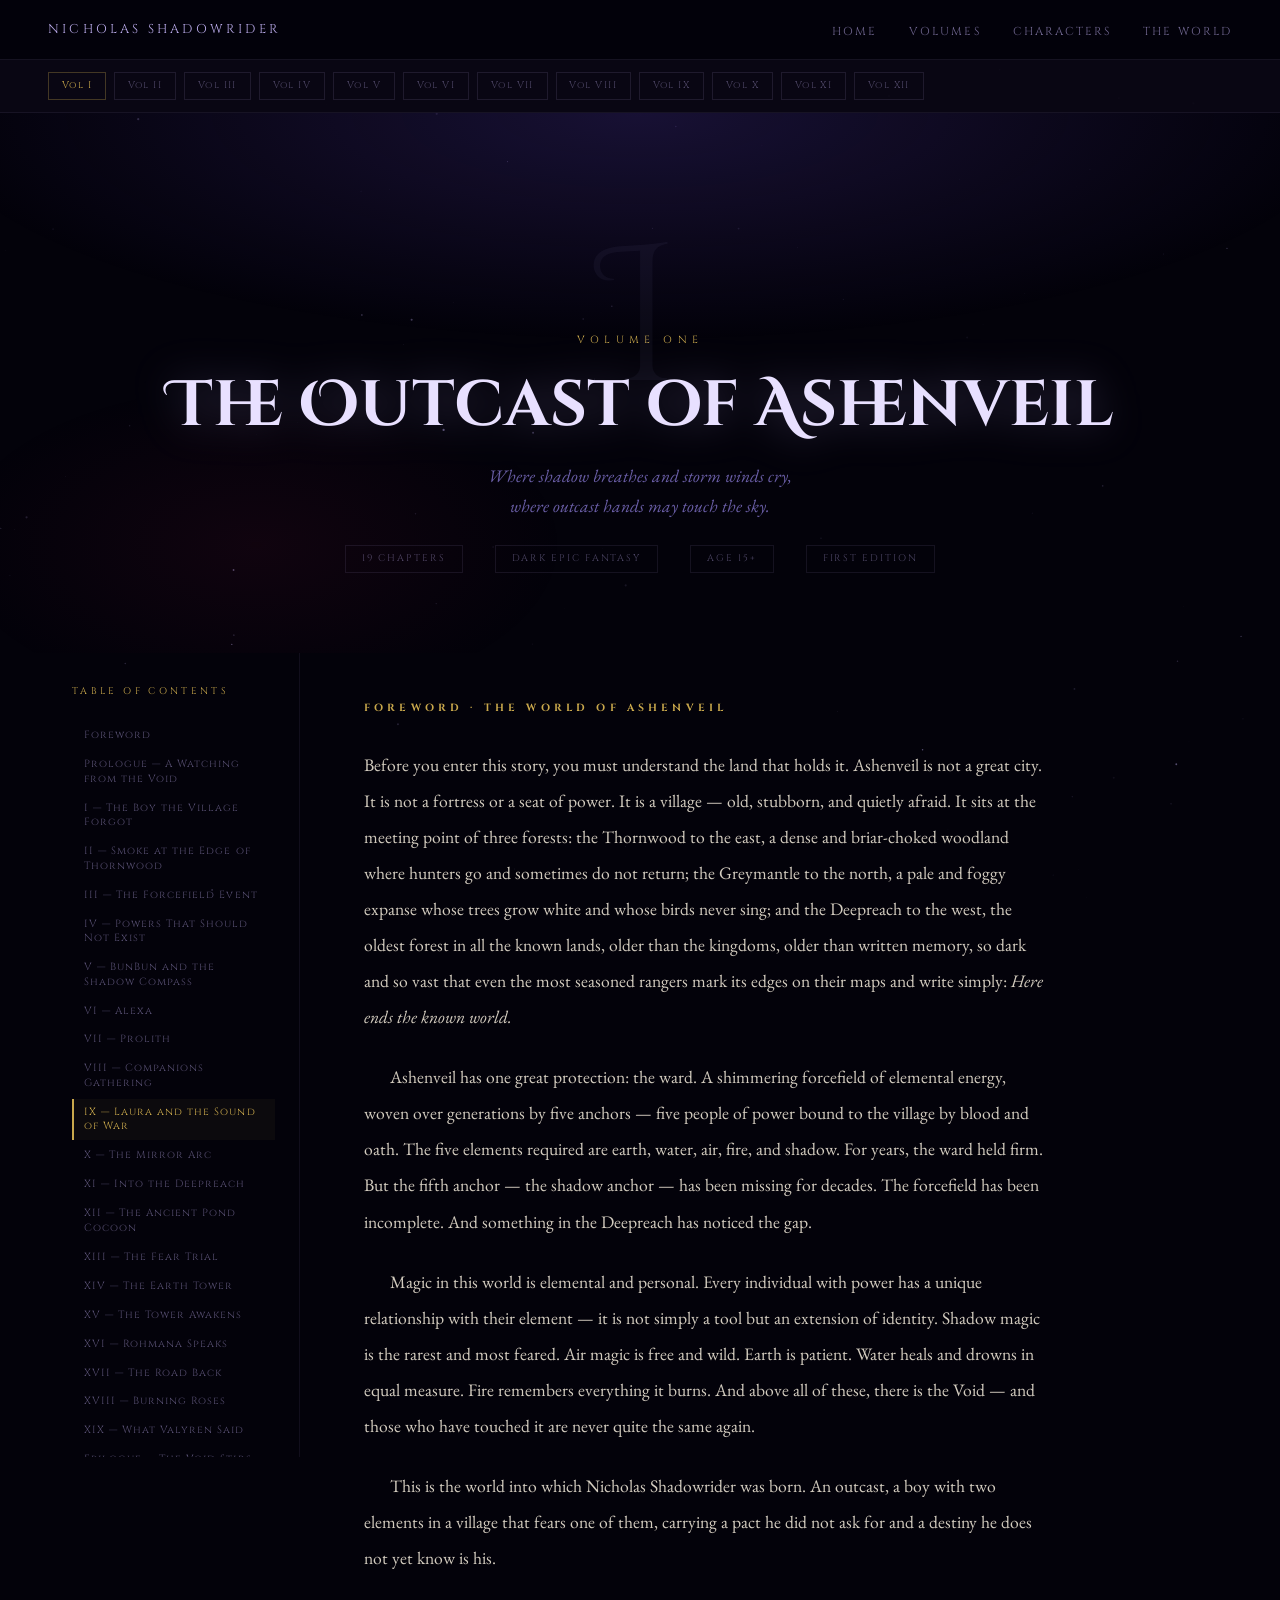
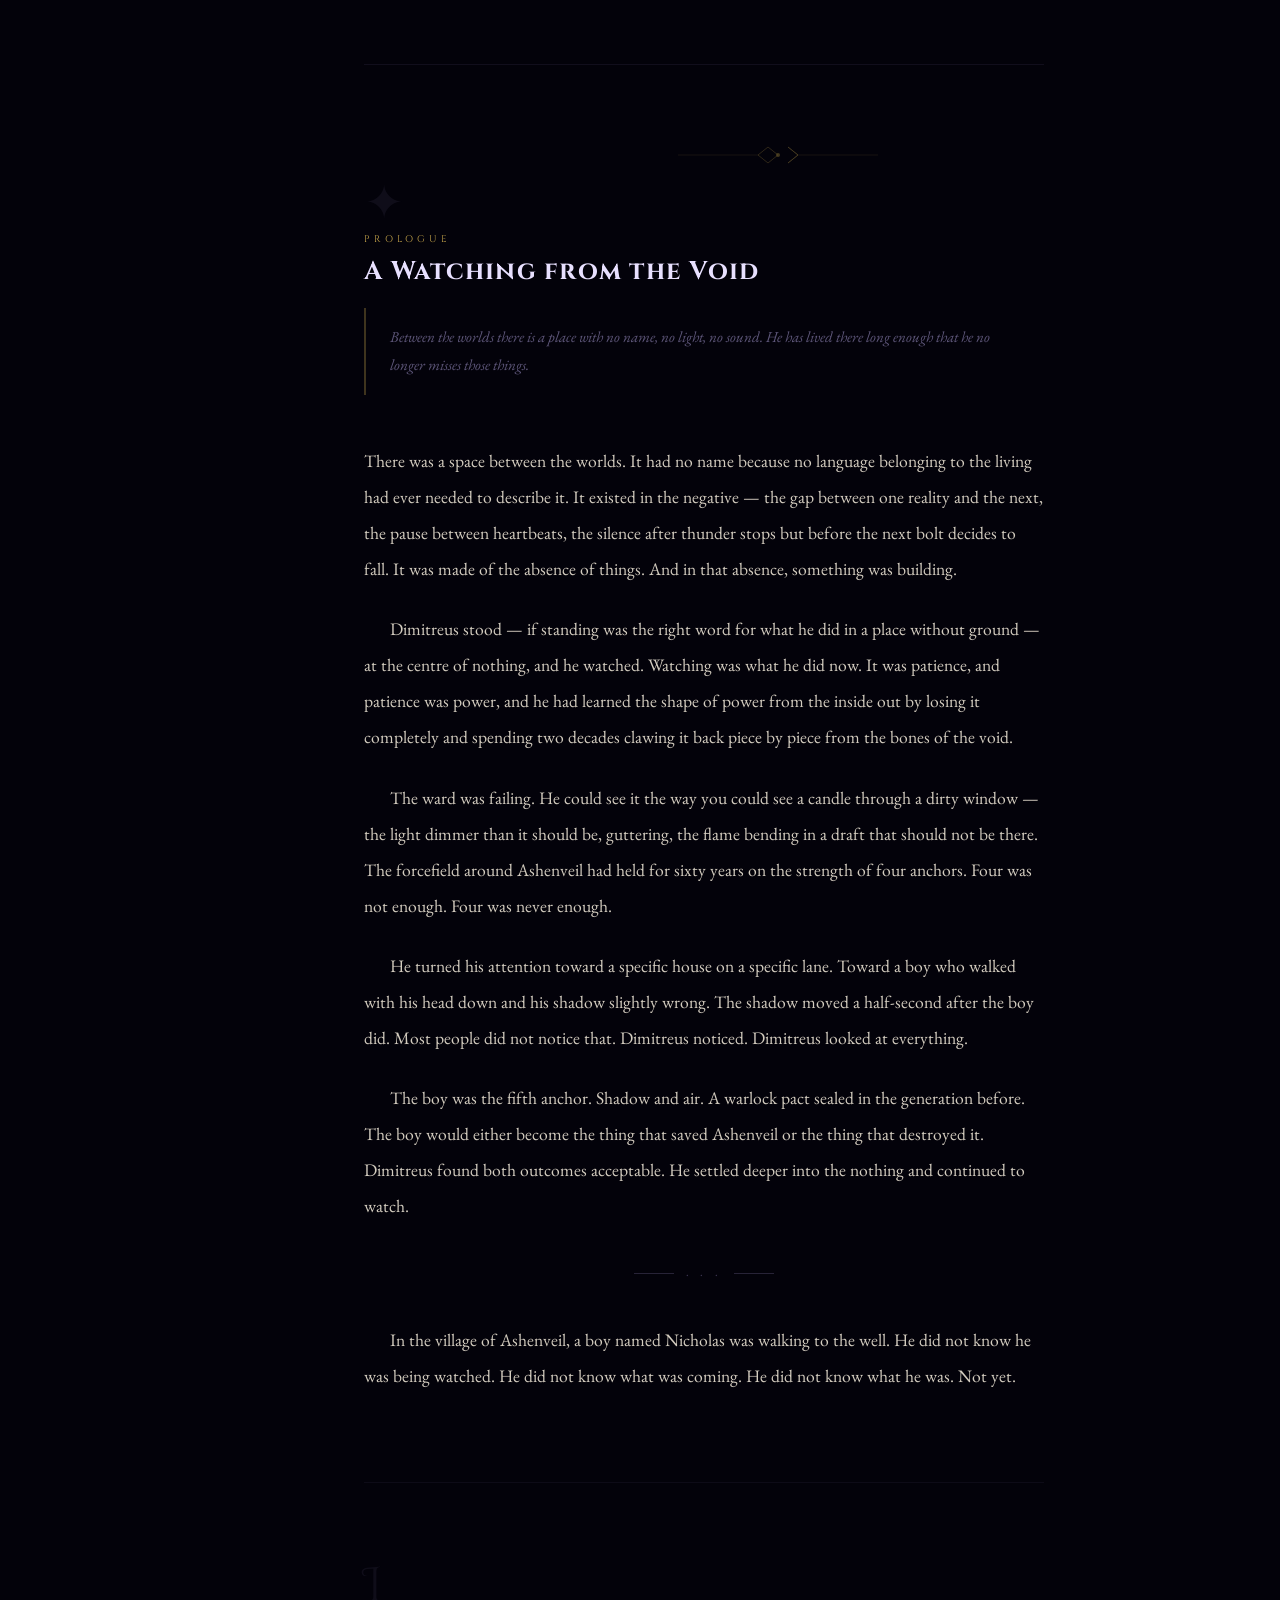
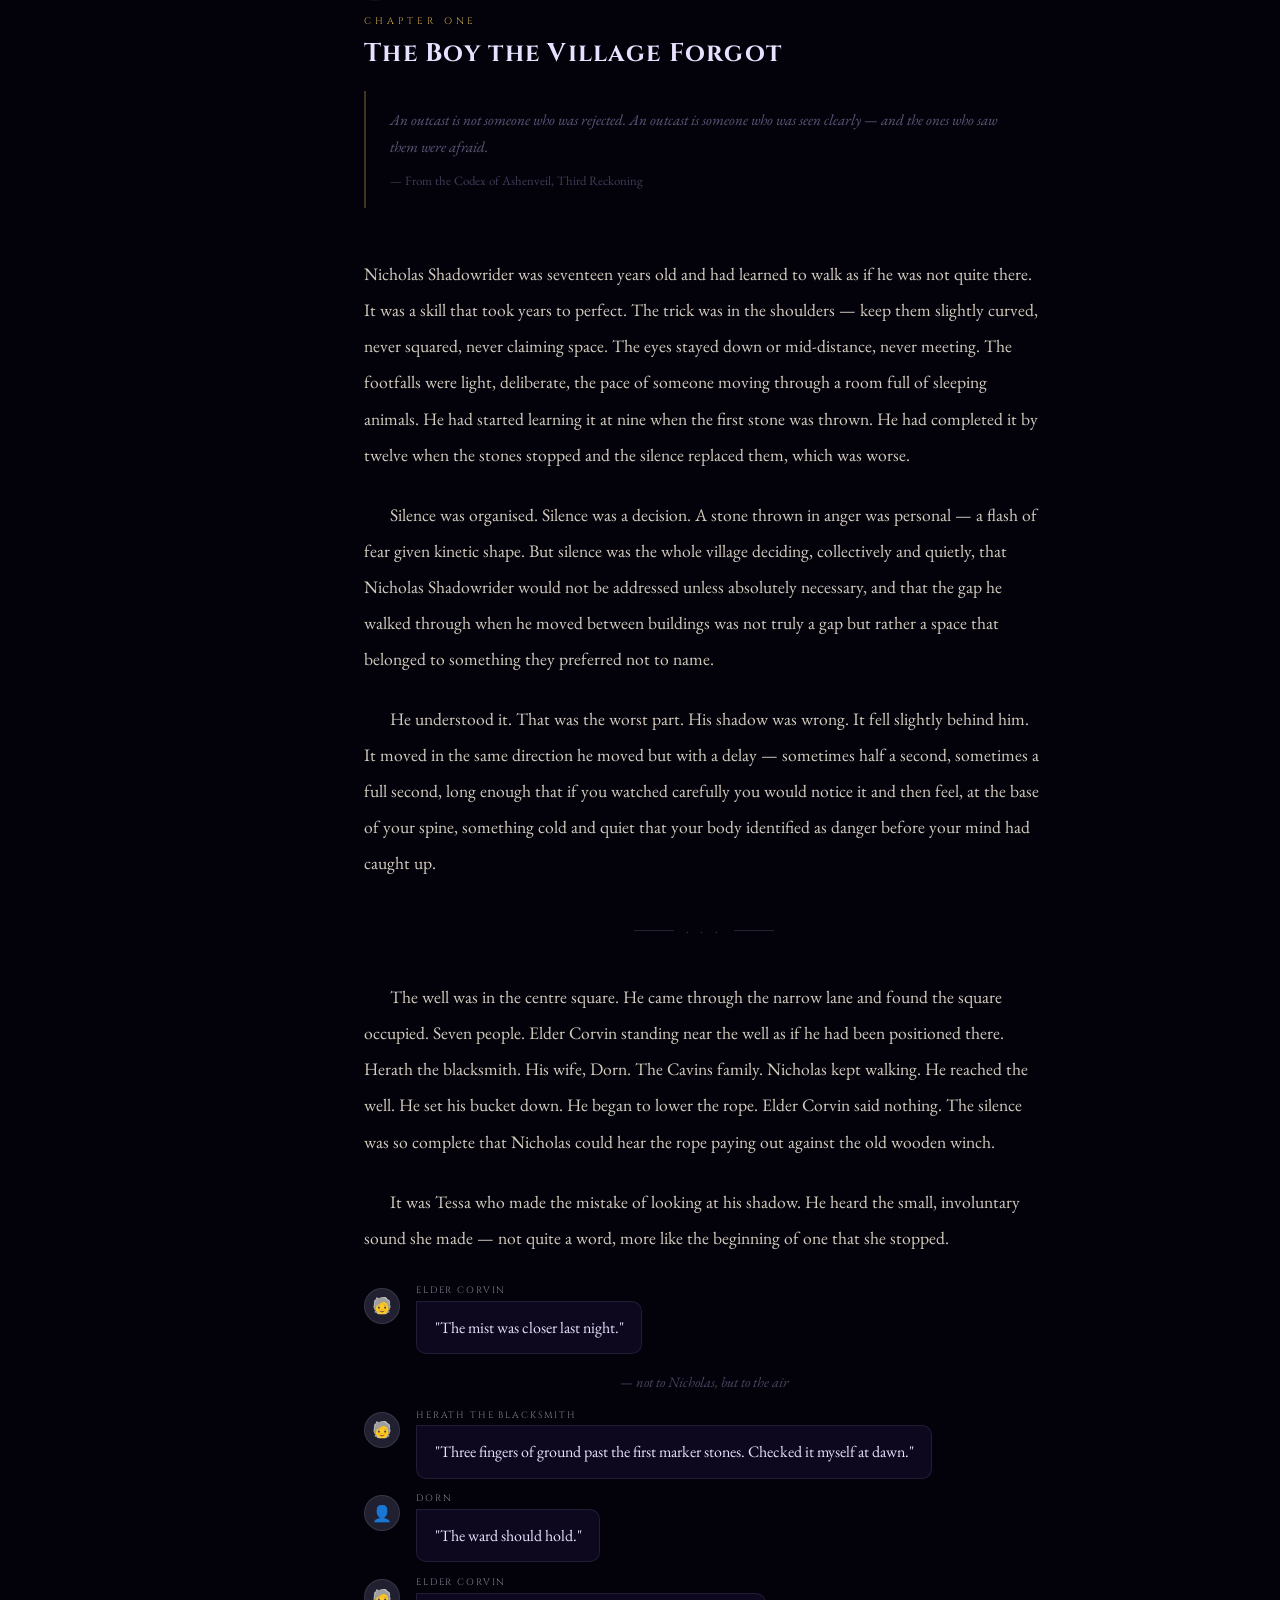
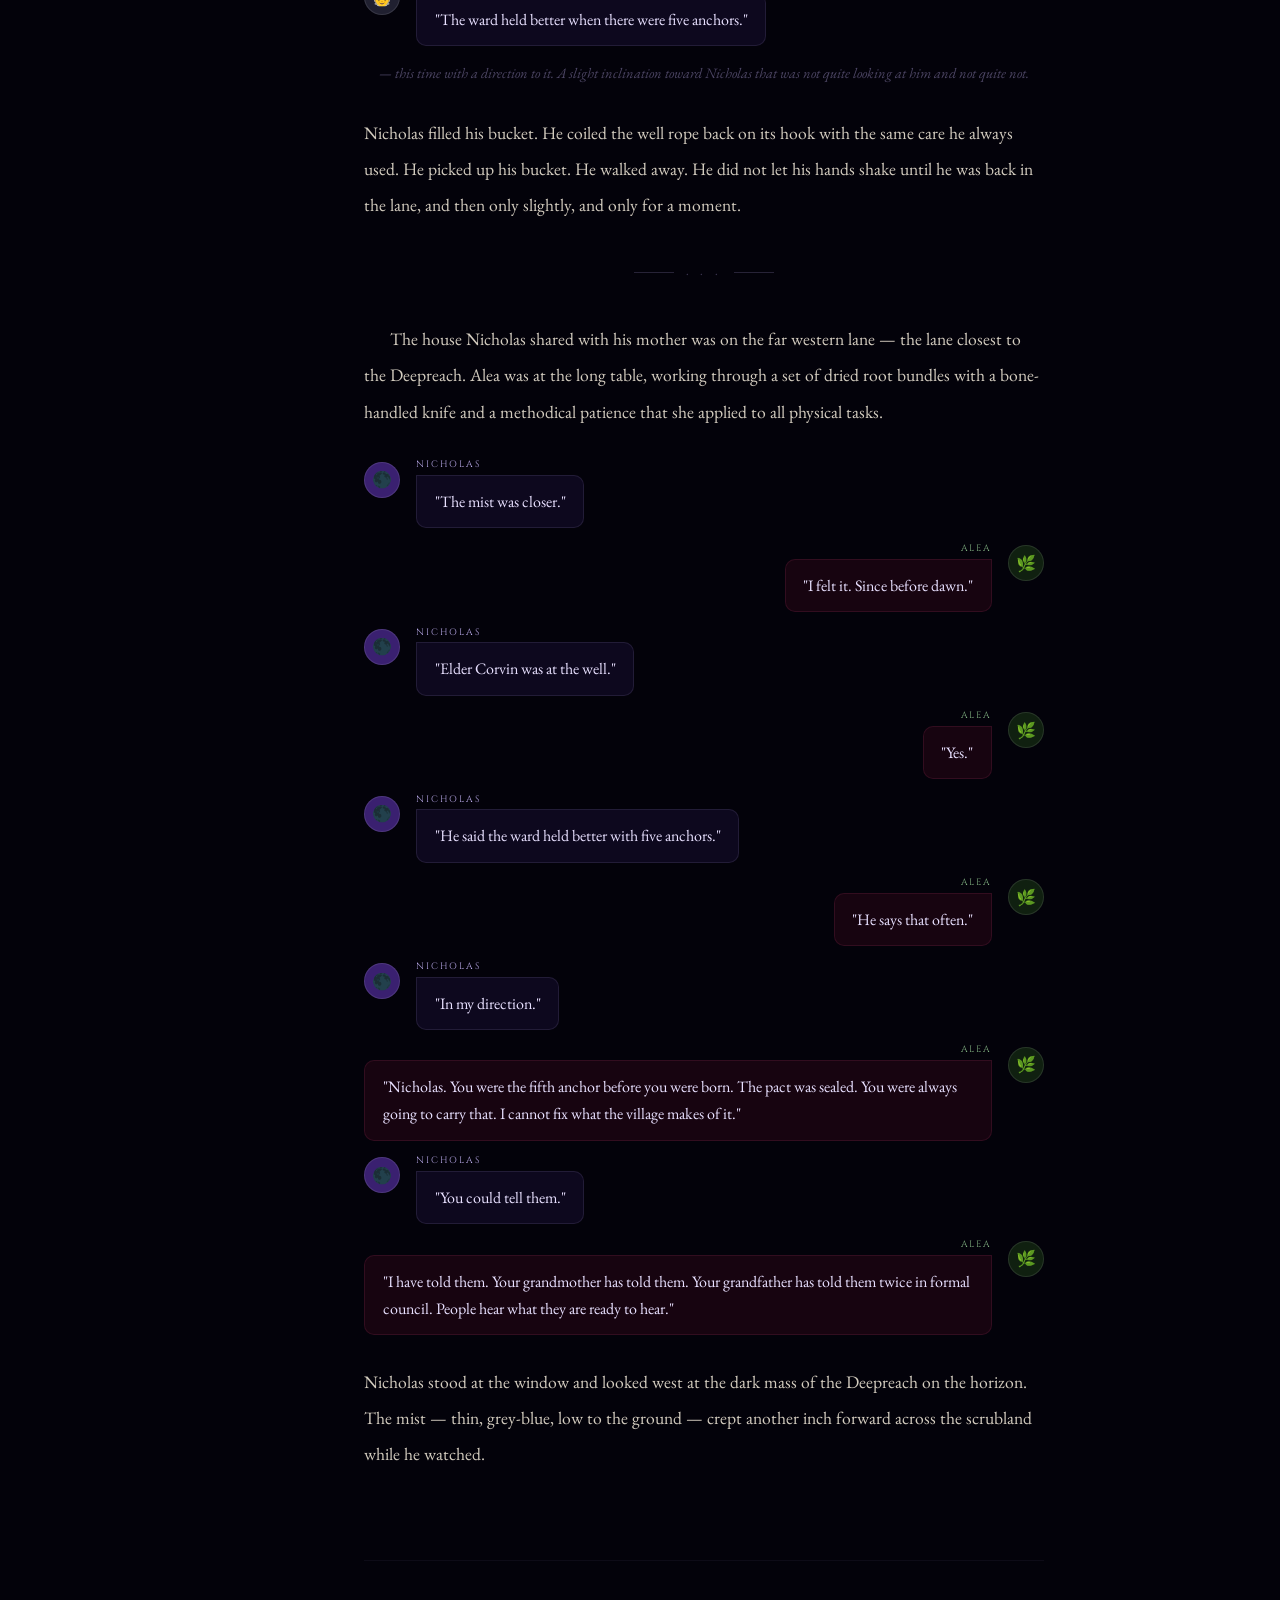
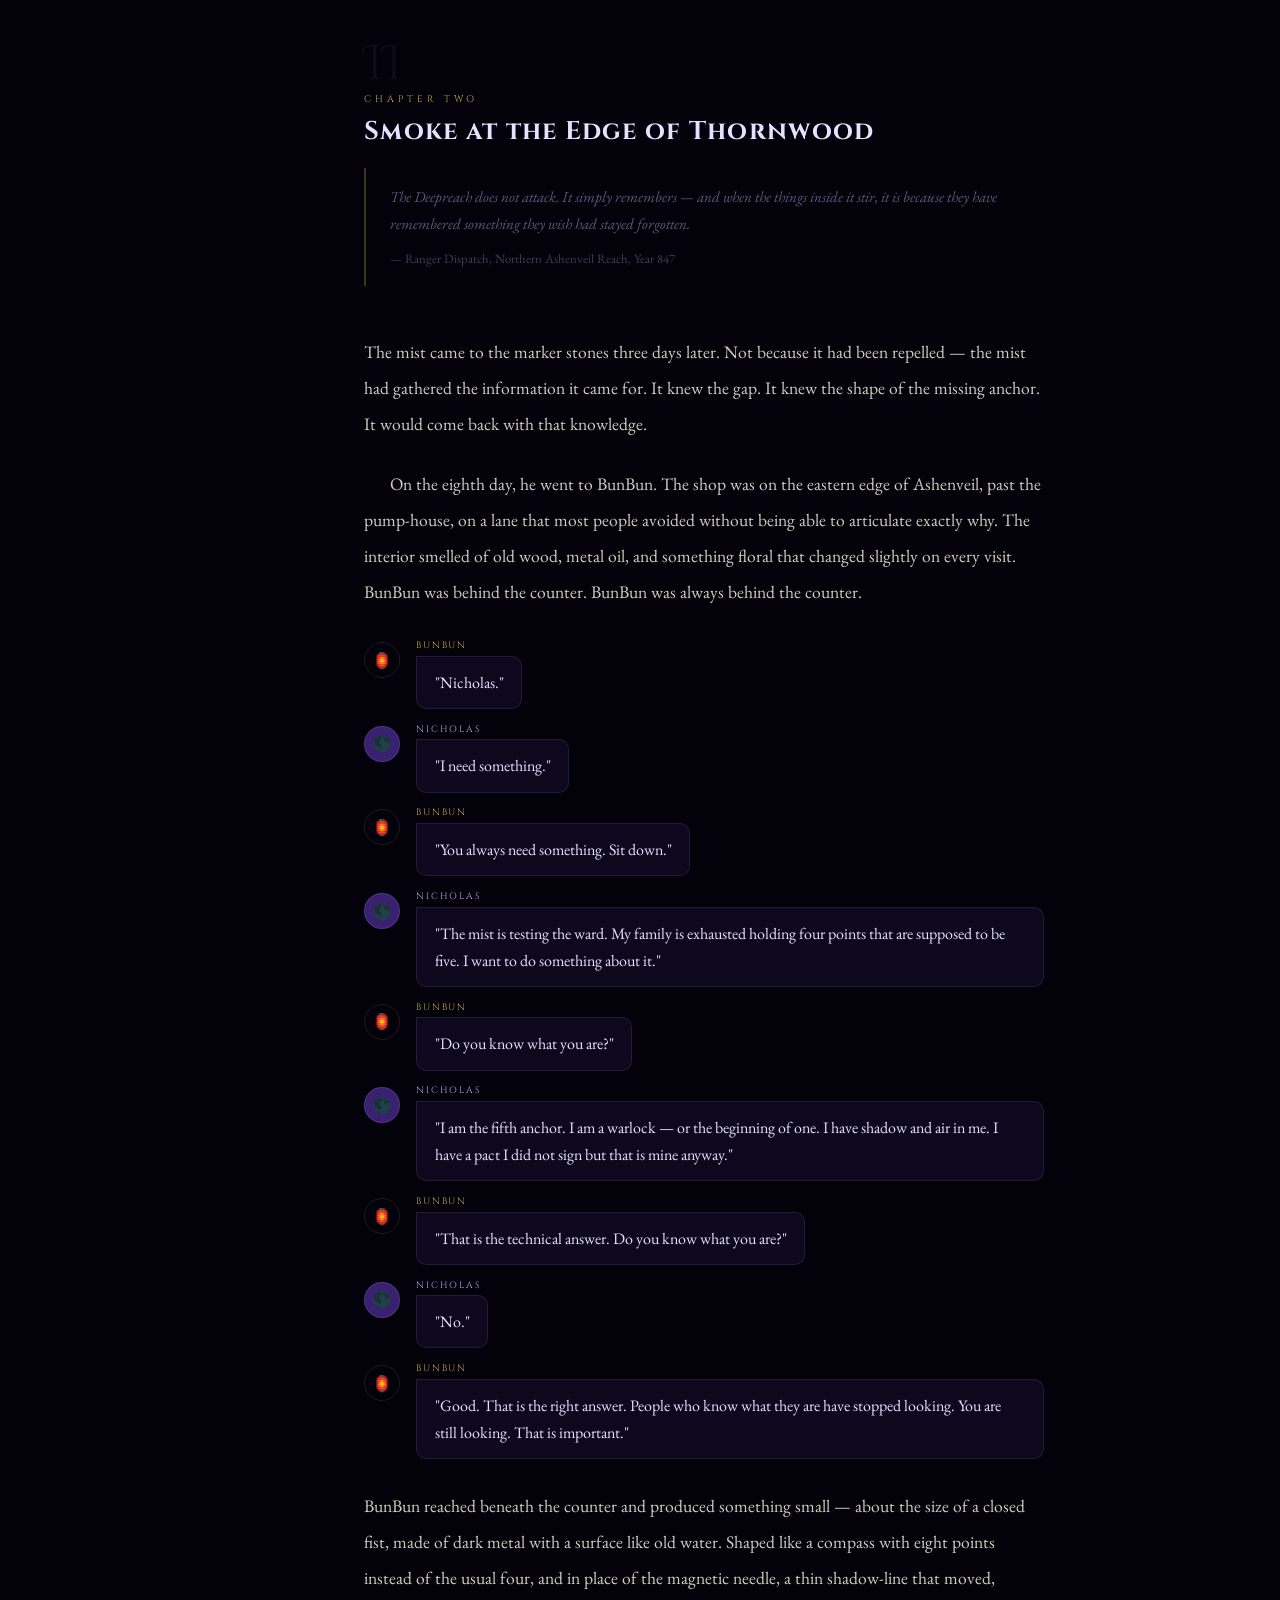
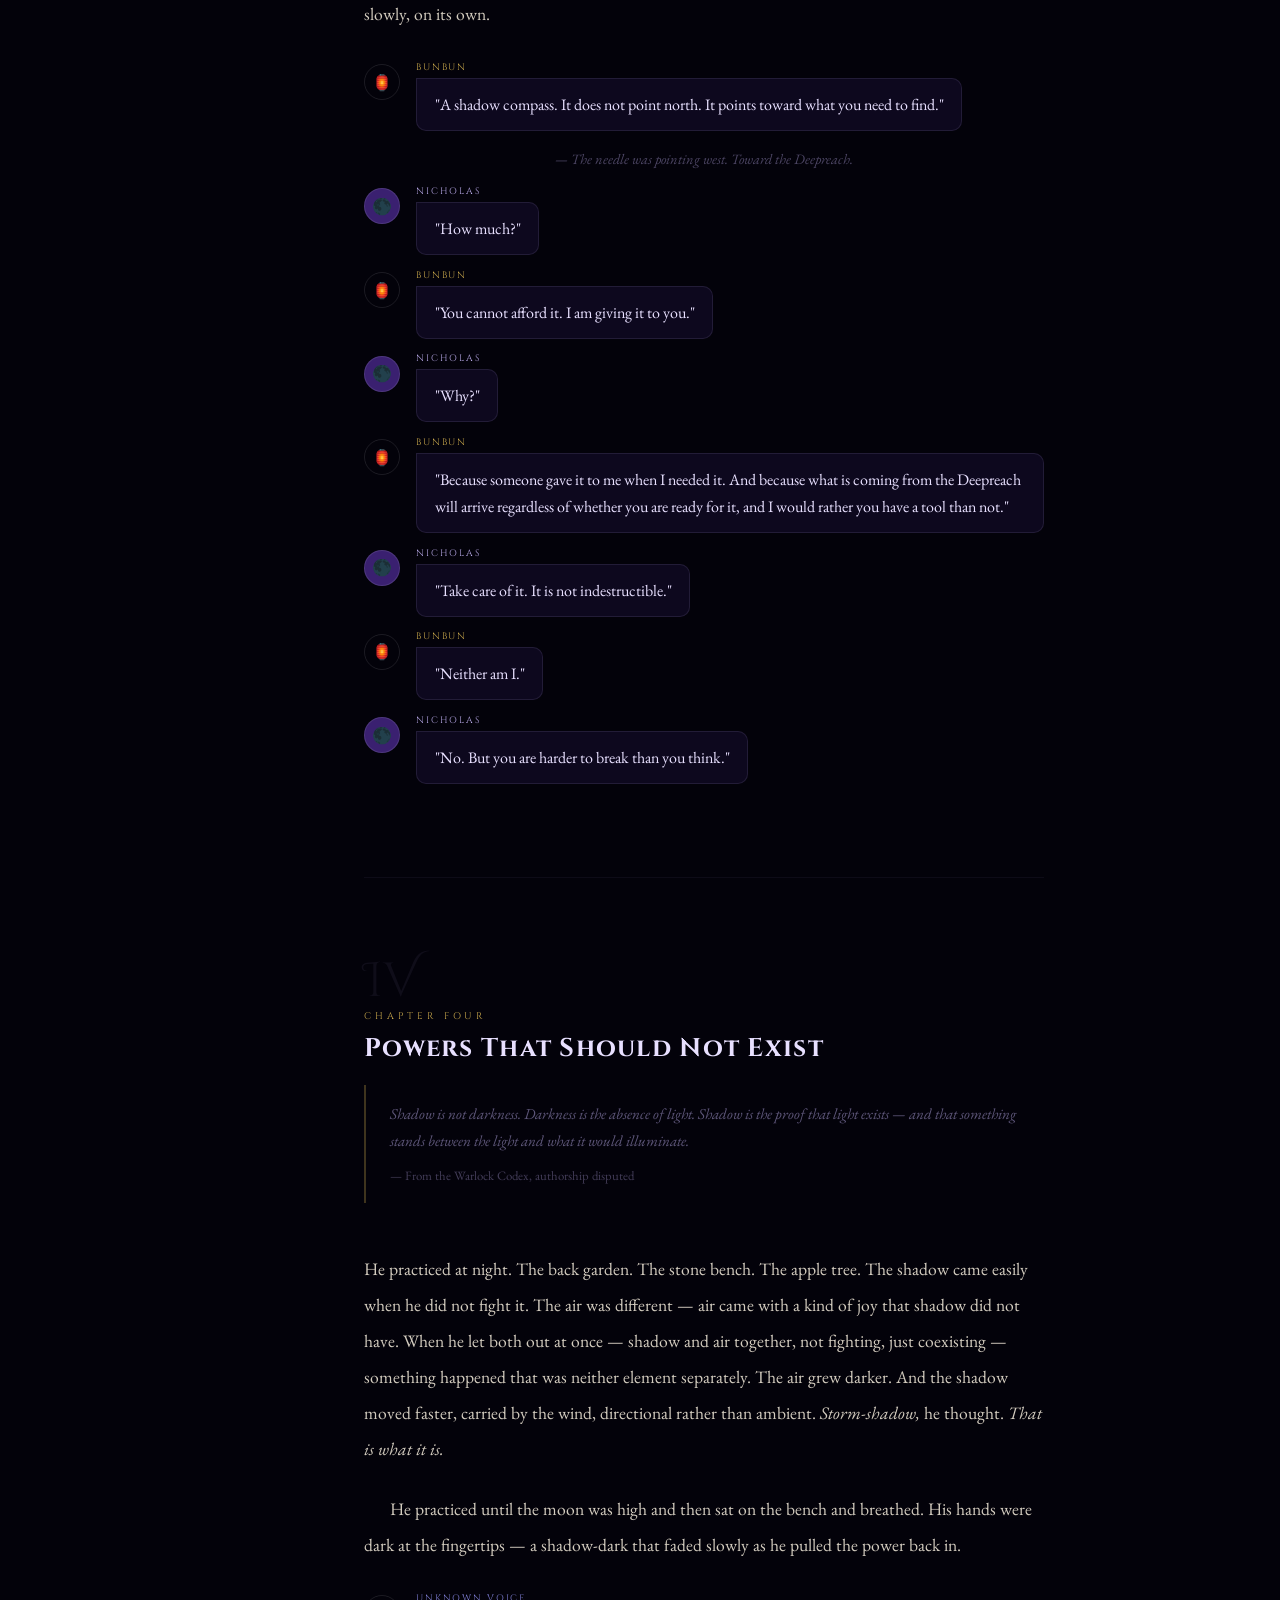
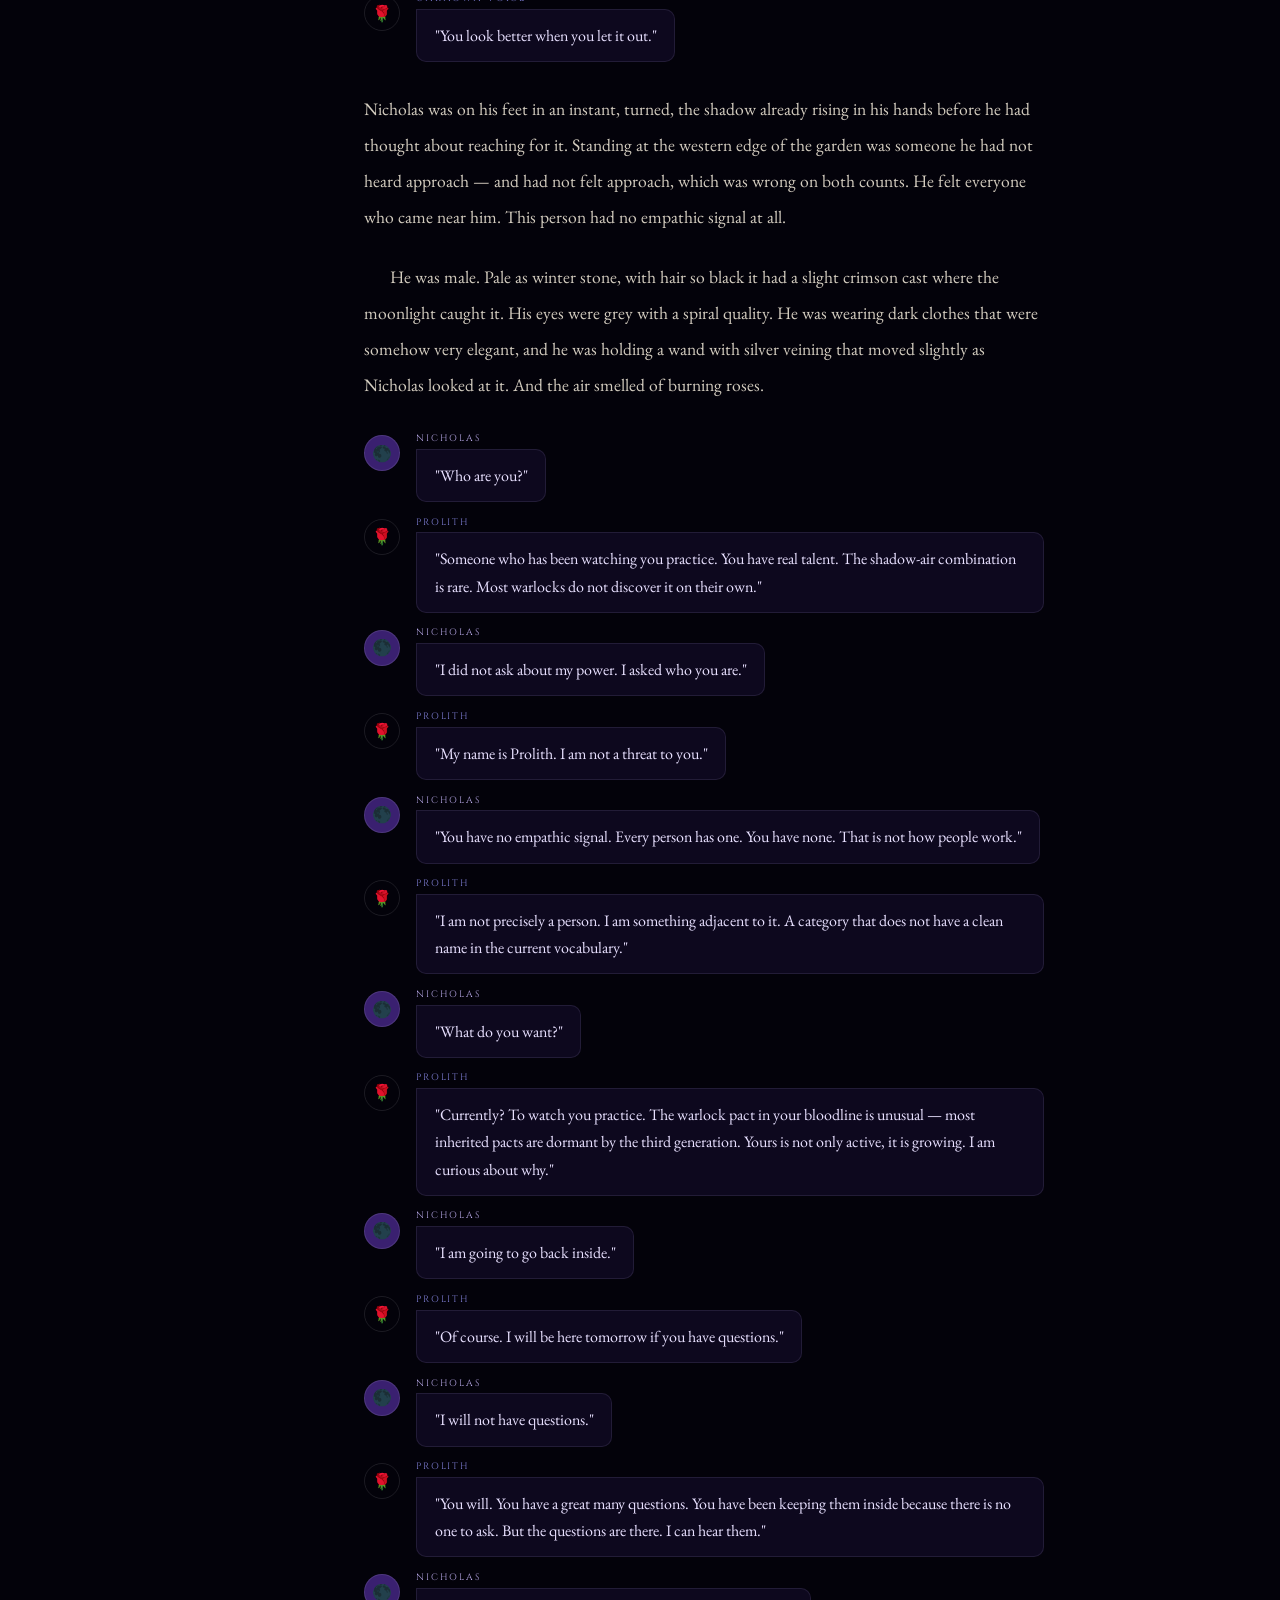
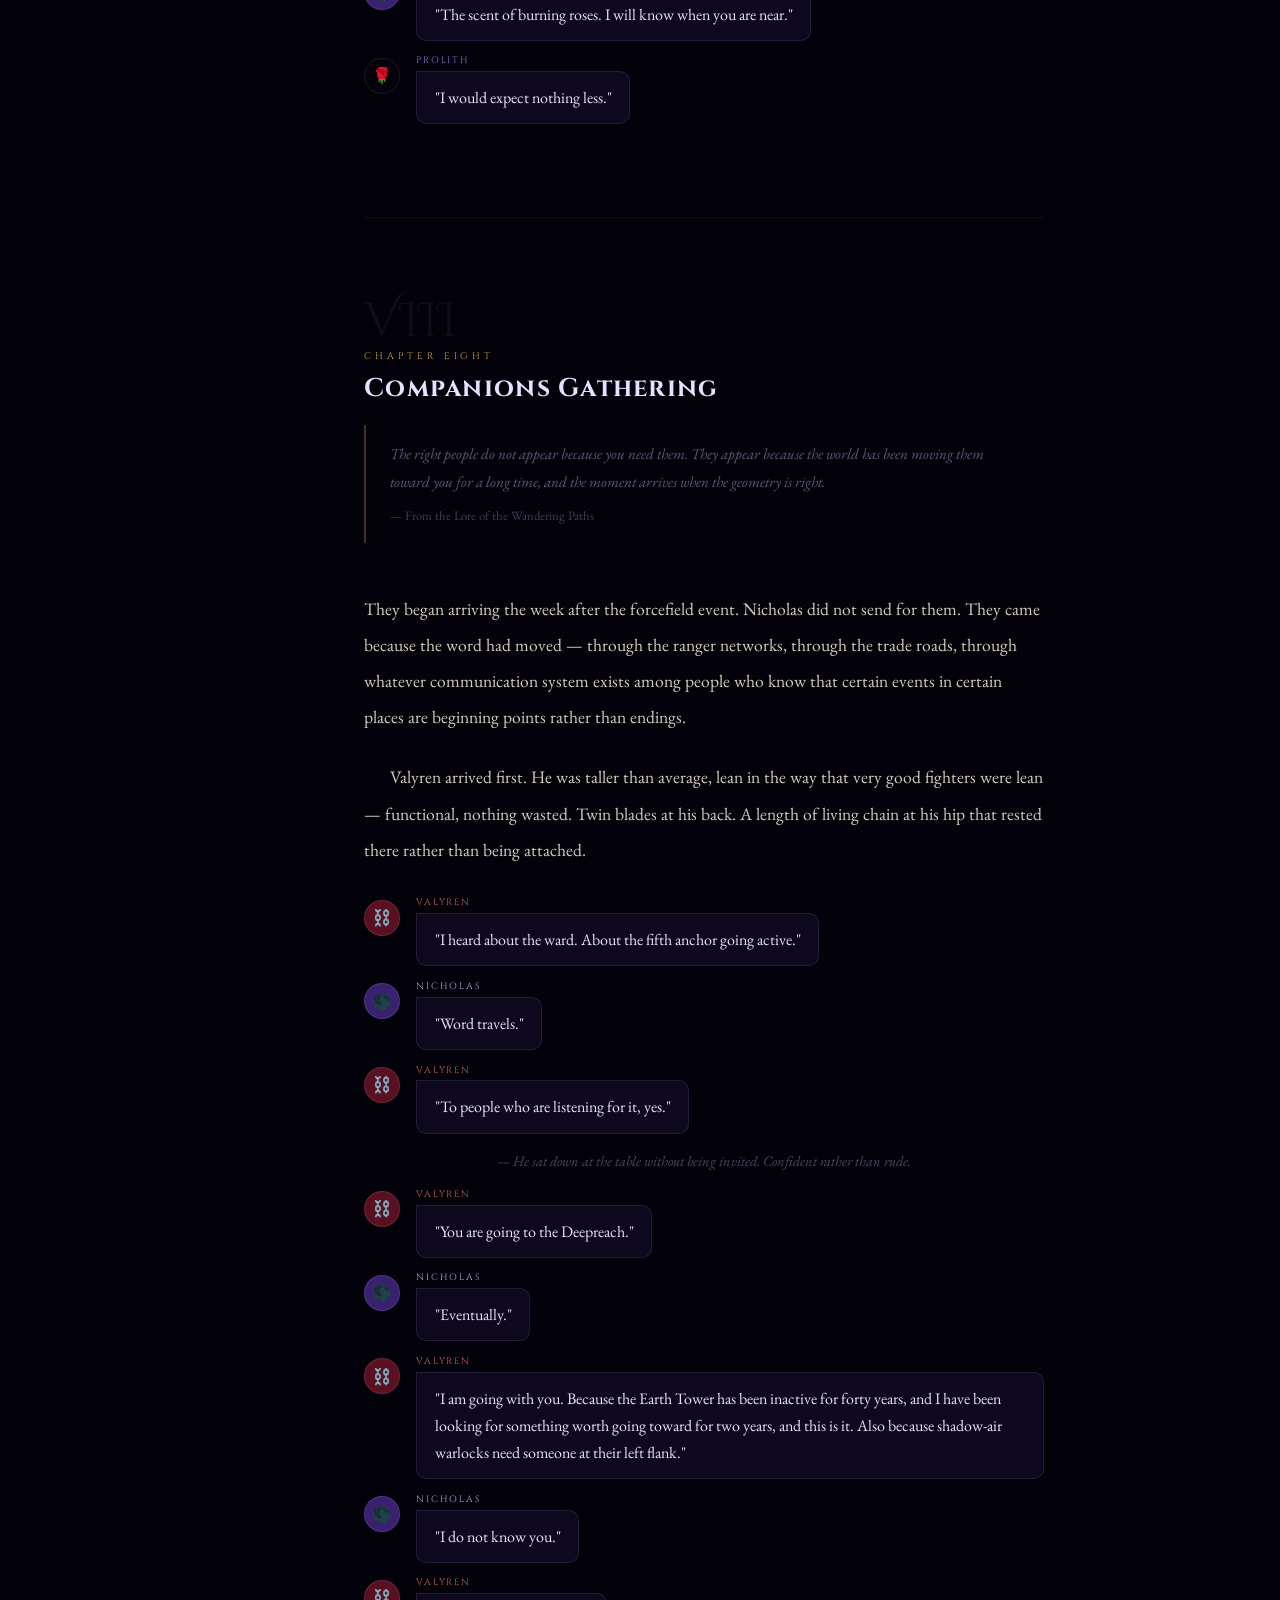
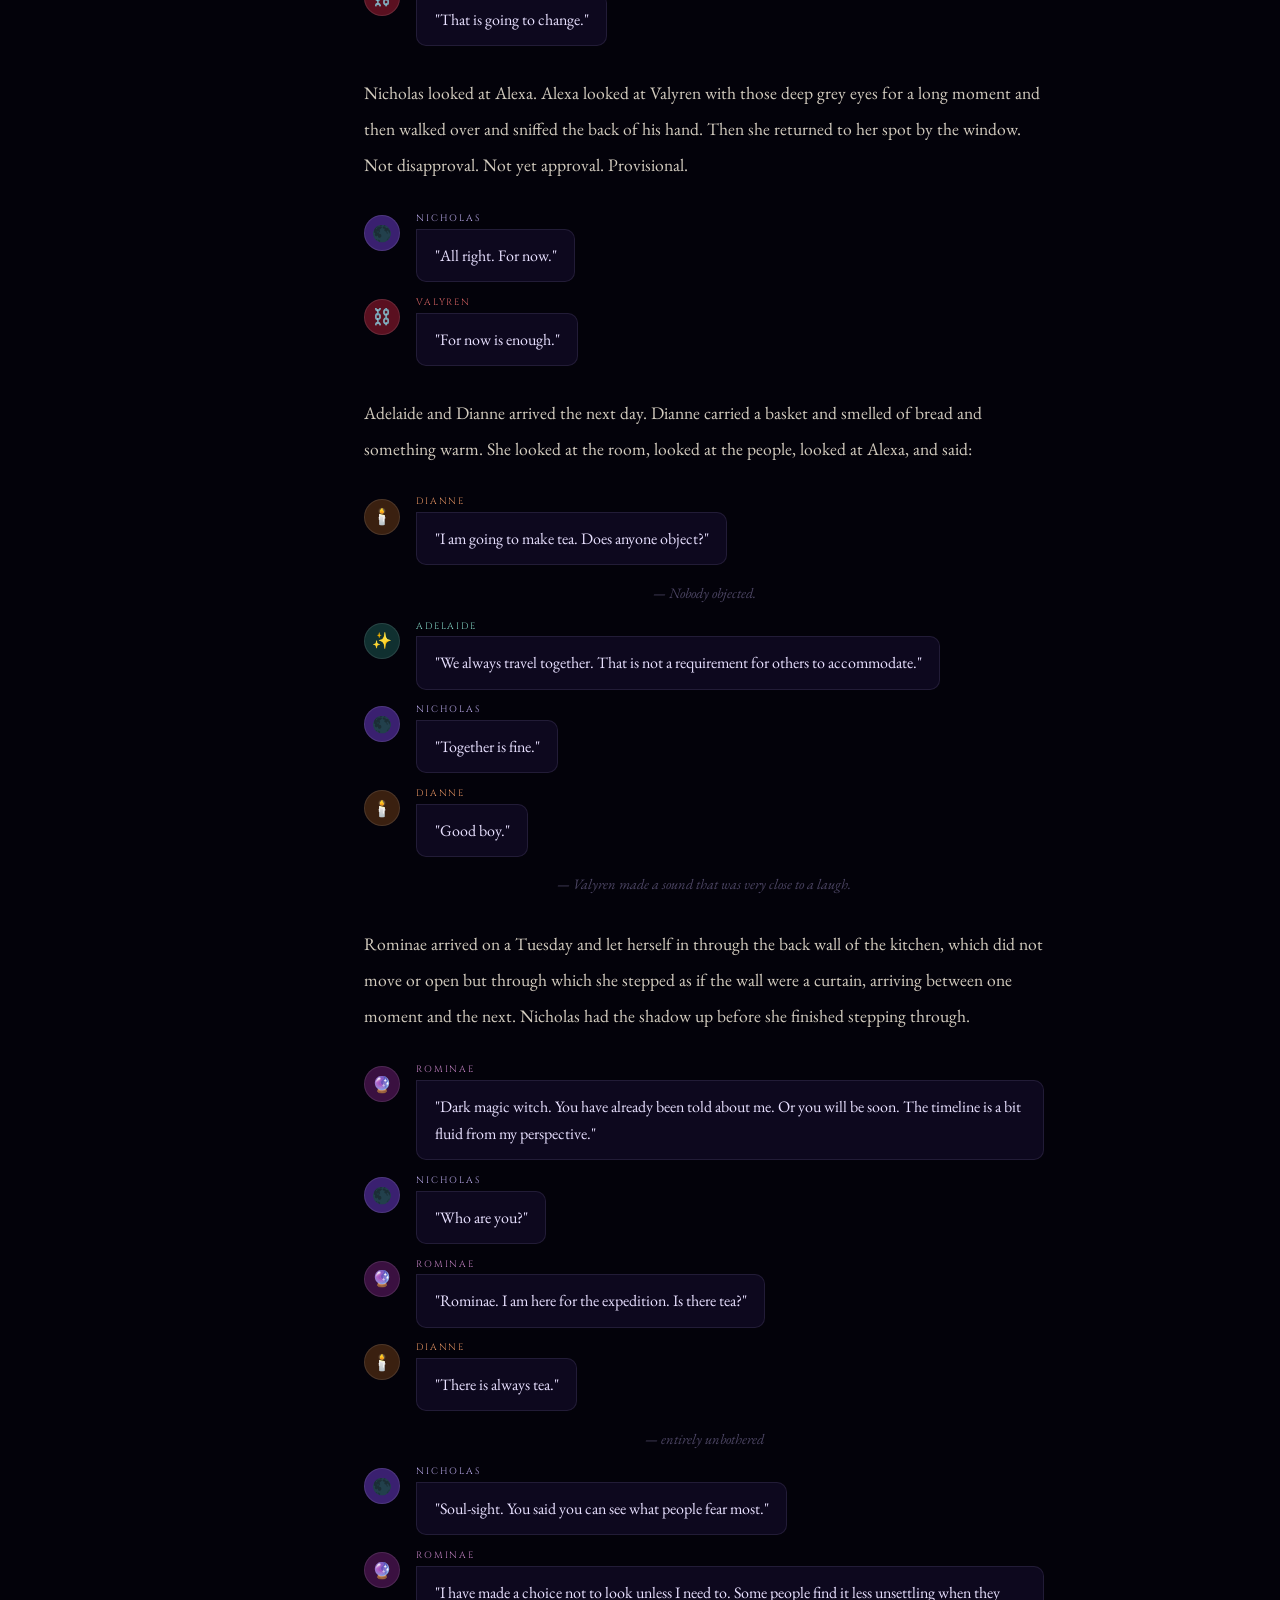
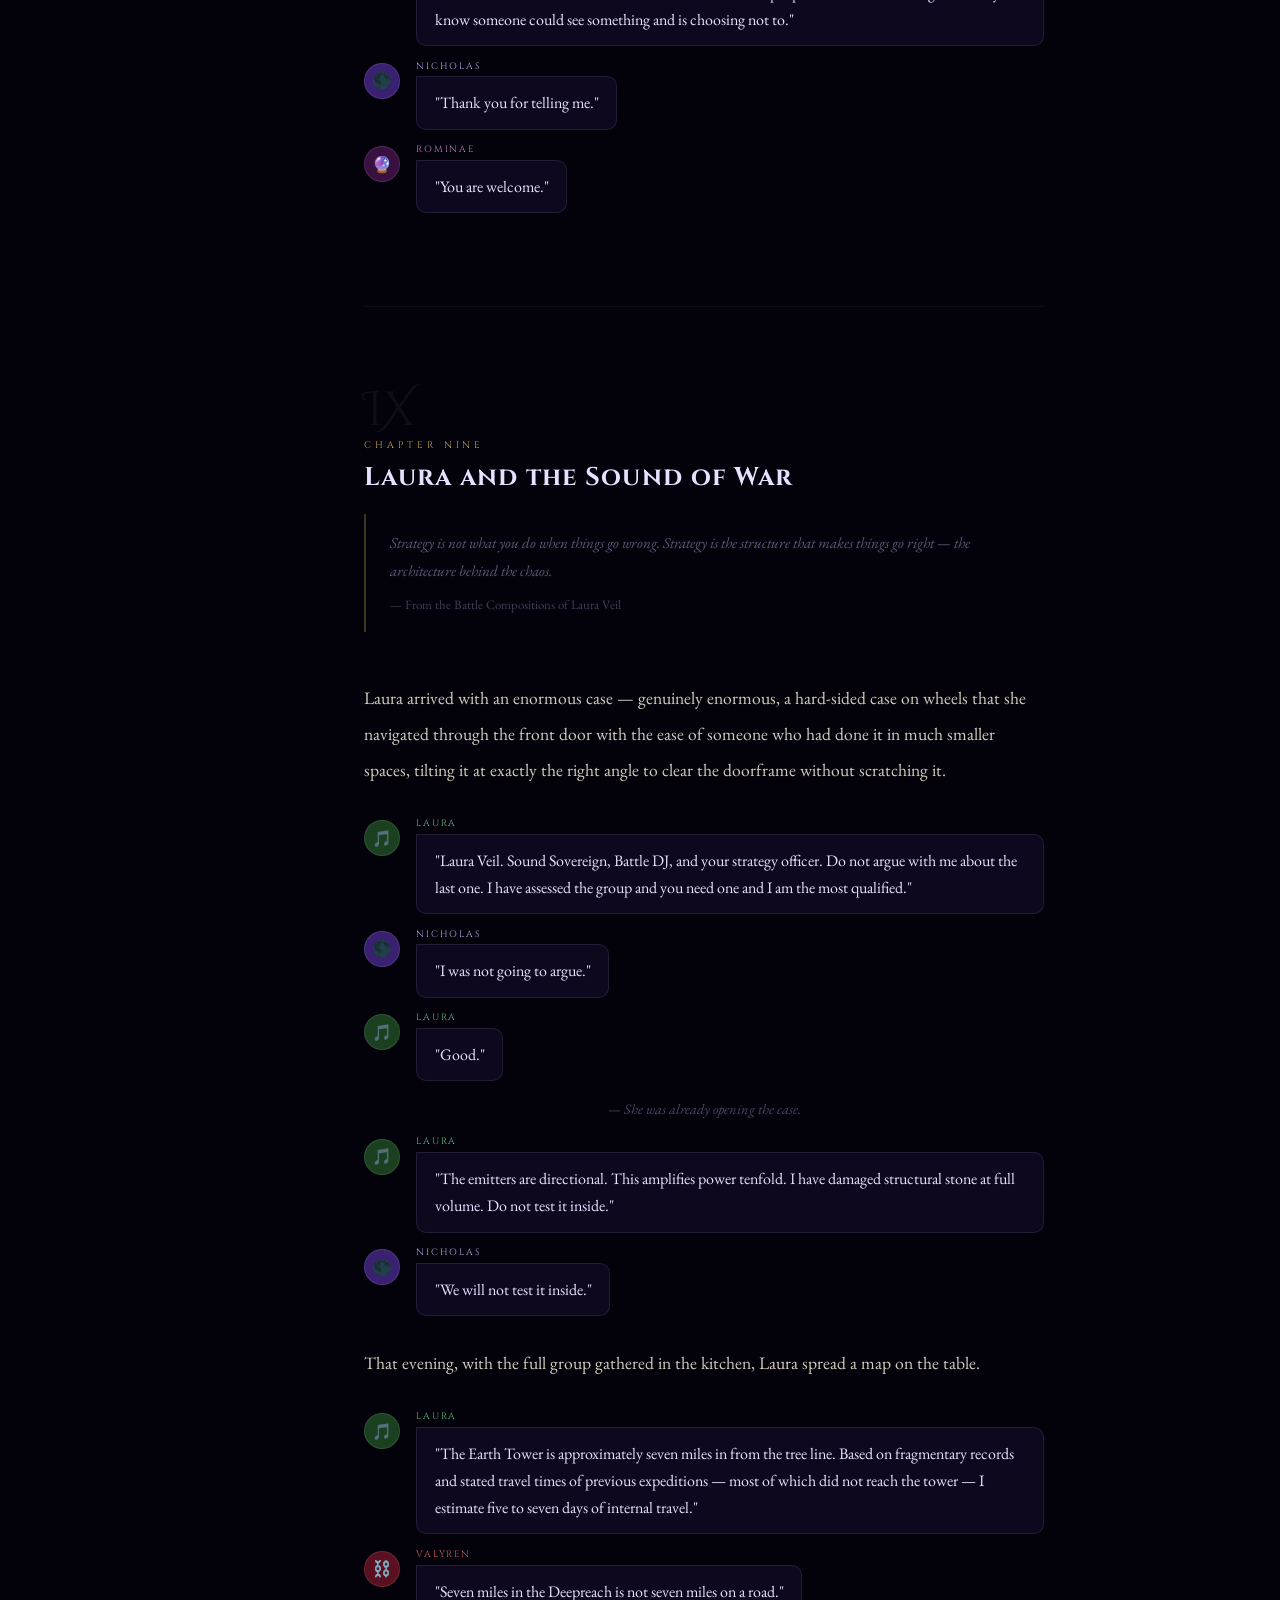
<file: vol1.html>
<!DOCTYPE html>
<html lang="en">
<head>
  <meta charset="UTF-8" />
  <meta name="viewport" content="width=device-width, initial-scale=1.0"/>
  <title>Volume I — Nicholas Shadowrider</title>
  <link rel="preconnect" href="https://fonts.googleapis.com">
  <link href="https://fonts.googleapis.com/css2?family=Cinzel+Decorative:wght@400;700&family=Cinzel:wght@400;600;700&family=EB+Garamond:ital,wght@0,400;0,500;1,400;1,500&display=swap" rel="stylesheet">
  <style>
    :root {
      --void: #03020a;
      --deep: #0a0714;
      --midnight: #100d1f;
      --dusk: #1a1530;
      --shadow-purple: #2d1f5e;
      --mist: #6b5fa8;
      --starlight: #b8a9e8;
      --moon: #e8e0ff;
      --gold: #c9a84c;
      --ember: #e07040;
      --rose-dark: #8b1a3a;
      --rose: #c94070;
      --parchment: #f0e8d8;
    }

    * { margin: 0; padding: 0; box-sizing: border-box; }
    html { scroll-behavior: smooth; }

    body {
      background: var(--void);
      color: var(--moon);
      font-family: 'EB Garamond', Georgia, serif;
      overflow-x: hidden;
    }

    #stars-canvas {
      position: fixed; inset: 0; z-index: 0; pointer-events: none;
    }

    nav {
      position: fixed;
      top: 0; left: 0; right: 0;
      z-index: 100;
      padding: 1.2rem 3rem;
      display: flex;
      align-items: center;
      justify-content: space-between;
      background: rgba(3,2,10,0.92);
      backdrop-filter: blur(8px);
      border-bottom: 1px solid rgba(184,169,232,0.1);
    }

    .nav-logo {
      font-family: 'Cinzel', serif;
      font-size: 0.8rem;
      letter-spacing: 0.25em;
      color: var(--starlight);
      text-decoration: none;
      text-transform: uppercase;
    }

    .nav-links { display: flex; gap: 2rem; list-style: none; }
    .nav-links a {
      font-family: 'Cinzel', serif;
      font-size: 0.72rem;
      letter-spacing: 0.18em;
      color: var(--starlight);
      text-decoration: none;
      text-transform: uppercase;
      opacity: 0.6;
      transition: opacity 0.3s, color 0.3s;
    }
    .nav-links a:hover { opacity: 1; color: var(--gold); }

    /* === VOLUME HERO === */
    .vol-hero {
      position: relative;
      z-index: 2;
      min-height: 60vh;
      display: flex;
      flex-direction: column;
      align-items: center;
      justify-content: flex-end;
      padding: 0 2rem 5rem;
      text-align: center;
      background:
        radial-gradient(ellipse 80% 60% at 50% 0%, rgba(45,31,94,0.5) 0%, transparent 70%),
        radial-gradient(ellipse 40% 50% at 20% 80%, rgba(139,26,58,0.1) 0%, transparent 60%);
    }

    .vol-num {
      font-family: 'Cinzel Decorative', serif;
      font-size: clamp(6rem, 15vw, 12rem);
      line-height: 0.85;
      color: rgba(184,169,232,0.05);
      position: absolute;
      top: 8rem;
      left: 50%;
      transform: translateX(-50%);
      white-space: nowrap;
      pointer-events: none;
      user-select: none;
    }

    .vol-label {
      font-family: 'Cinzel', serif;
      font-size: 0.65rem;
      letter-spacing: 0.5em;
      text-transform: uppercase;
      color: var(--gold);
      margin-bottom: 1rem;
    }

    .vol-title {
      font-family: 'Cinzel Decorative', serif;
      font-size: clamp(1.8rem, 5vw, 4rem);
      color: var(--moon);
      margin-bottom: 0.75rem;
      filter: drop-shadow(0 0 20px rgba(184,169,232,0.3));
    }

    .vol-tagline {
      font-size: 1.1rem;
      font-style: italic;
      color: var(--mist);
      max-width: 600px;
      margin: 0 auto 1.5rem;
      line-height: 1.7;
    }

    .vol-meta {
      display: flex;
      gap: 2rem;
      justify-content: center;
      flex-wrap: wrap;
    }

    .vol-meta-item {
      font-family: 'Cinzel', serif;
      font-size: 0.6rem;
      letter-spacing: 0.2em;
      text-transform: uppercase;
      color: rgba(184,169,232,0.4);
      border: 1px solid rgba(184,169,232,0.1);
      padding: 0.4rem 1rem;
    }

    /* === LAYOUT === */
    .reading-layout {
      position: relative;
      z-index: 2;
      display: grid;
      grid-template-columns: 260px 1fr;
      max-width: 1200px;
      margin: 0 auto;
      gap: 0;
      align-items: start;
    }

    @media (max-width: 900px) {
      .reading-layout { grid-template-columns: 1fr; }
      .toc-sidebar { display: none; }
    }

    /* === TABLE OF CONTENTS SIDEBAR === */
    .toc-sidebar {
      position: sticky;
      top: 5rem;
      padding: 2rem 1.5rem 2rem 2rem;
      border-right: 1px solid rgba(184,169,232,0.08);
      max-height: calc(100vh - 6rem);
      overflow-y: auto;
      scrollbar-width: thin;
      scrollbar-color: rgba(184,169,232,0.2) transparent;
    }

    .toc-title {
      font-family: 'Cinzel', serif;
      font-size: 0.6rem;
      letter-spacing: 0.35em;
      text-transform: uppercase;
      color: var(--gold);
      margin-bottom: 1.5rem;
    }

    .toc-list { list-style: none; }

    .toc-item {
      margin-bottom: 0.1rem;
    }

    .toc-link {
      display: block;
      font-family: 'Cinzel', serif;
      font-size: 0.65rem;
      letter-spacing: 0.1em;
      color: rgba(184,169,232,0.45);
      text-decoration: none;
      padding: 0.4rem 0.6rem;
      transition: all 0.2s;
      border-left: 2px solid transparent;
      line-height: 1.4;
    }

    .toc-link:hover {
      color: var(--starlight);
      border-left-color: rgba(184,169,232,0.3);
    }

    .toc-link.active {
      color: var(--gold);
      border-left-color: var(--gold);
      background: rgba(201,168,76,0.05);
    }

    /* === READING CONTENT === */
    .reading-content {
      padding: 3rem 3rem 8rem 4rem;
    }

    @media (max-width: 900px) {
      .reading-content { padding: 2rem 1.5rem 6rem; }
    }

    /* Foreword / intro section */
    .foreword-section {
      max-width: 680px;
      margin-bottom: 5rem;
      padding-bottom: 4rem;
      border-bottom: 1px solid rgba(184,169,232,0.08);
    }

    .foreword-section h2 {
      font-family: 'Cinzel', serif;
      font-size: 0.65rem;
      letter-spacing: 0.4em;
      text-transform: uppercase;
      color: var(--gold);
      margin-bottom: 2rem;
    }

    .foreword-section p {
      font-size: 1.05rem;
      line-height: 2;
      color: rgba(232,224,255,0.8);
      margin-bottom: 1.5rem;
    }

    /* === CHAPTER BLOCK === */
    .chapter {
      max-width: 680px;
      margin-bottom: 5rem;
      padding-bottom: 4rem;
      border-bottom: 1px solid rgba(184,169,232,0.06);
      scroll-margin-top: 6rem;
    }

    .chapter:last-child { border-bottom: none; }

    .chapter-header {
      margin-bottom: 3rem;
    }

    .chapter-roman {
      font-family: 'Cinzel Decorative', serif;
      font-size: 3rem;
      color: rgba(184,169,232,0.07);
      line-height: 1;
      margin-bottom: 0.25rem;
    }

    .chapter-label {
      font-family: 'Cinzel', serif;
      font-size: 0.6rem;
      letter-spacing: 0.4em;
      text-transform: uppercase;
      color: var(--gold);
      margin-bottom: 0.5rem;
    }

    .chapter-title {
      font-family: 'Cinzel', serif;
      font-size: 1.6rem;
      letter-spacing: 0.05em;
      color: var(--moon);
      margin-bottom: 1.2rem;
    }

    .chapter-epigraph {
      padding: 1rem 1.5rem;
      border-left: 2px solid rgba(201,168,76,0.3);
      font-style: italic;
      font-size: 0.95rem;
      color: rgba(184,169,232,0.5);
      line-height: 1.8;
      margin-bottom: 2.5rem;
    }

    .chapter-epigraph cite {
      display: block;
      margin-top: 0.5rem;
      font-size: 0.8rem;
      font-style: normal;
      color: rgba(184,169,232,0.35);
    }

    /* Prose */
    .prose p {
      font-size: 1.1rem;
      line-height: 2.05;
      color: rgba(240,232,216,0.88);
      margin-bottom: 1.5rem;
      text-indent: 1.5em;
    }

    .prose p:first-child { text-indent: 0; }

    .scene-break {
      display: flex;
      align-items: center;
      justify-content: center;
      gap: 0.75rem;
      margin: 2.5rem 0;
      color: rgba(184,169,232,0.3);
      font-size: 0.85rem;
      letter-spacing: 0.3em;
    }

    .scene-break::before,
    .scene-break::after {
      content: '';
      display: block;
      height: 1px;
      width: 40px;
      background: rgba(184,169,232,0.2);
    }

    /* === DIALOGUE BUBBLES === */
    .dialogue-block {
      margin: 1.8rem 0;
      display: flex;
      flex-direction: column;
      gap: 0.85rem;
    }

    .dialogue-line {
      display: flex;
      align-items: flex-start;
      gap: 1rem;
    }

    .dialogue-line.right {
      flex-direction: row-reverse;
    }

    .dialogue-avatar {
      width: 36px;
      height: 36px;
      border-radius: 50%;
      display: flex;
      align-items: center;
      justify-content: center;
      font-size: 1rem;
      flex-shrink: 0;
      border: 1px solid rgba(255,255,255,0.1);
      margin-top: 0.2rem;
    }

    .dialogue-content { max-width: calc(100% - 50px); }

    .dialogue-speaker {
      font-family: 'Cinzel', serif;
      font-size: 0.58rem;
      letter-spacing: 0.2em;
      text-transform: uppercase;
      margin-bottom: 0.3rem;
    }

    .dialogue-line.right .dialogue-speaker { text-align: right; }

    .dialogue-bubble {
      display: inline-block;
      padding: 0.75rem 1.1rem;
      font-size: 1rem;
      line-height: 1.7;
      color: var(--moon);
      position: relative;
    }

    /* Left bubble */
    .dialogue-line:not(.right) .dialogue-bubble {
      background: rgba(45,31,94,0.25);
      border: 1px solid rgba(184,169,232,0.12);
      border-radius: 0 10px 10px 10px;
    }

    /* Right bubble */
    .dialogue-line.right .dialogue-bubble {
      background: rgba(139,26,58,0.15);
      border: 1px solid rgba(201,64,112,0.15);
      border-radius: 10px 0 10px 10px;
    }

    /* Special speaker colors */
    .spk-prolith .dialogue-bubble {
      background: rgba(20,18,60,0.4);
      border-color: rgba(100,80,200,0.2);
    }

    .spk-prolith .dialogue-speaker { color: #8080d8; }

    .spk-bunbun .dialogue-bubble {
      background: rgba(60,40,15,0.4);
      border-color: rgba(201,168,76,0.2);
    }

    .spk-bunbun .dialogue-speaker { color: var(--gold); }

    .spk-nicholas .dialogue-speaker { color: var(--starlight); }
    .spk-nicholas .dialogue-avatar { background: #3a2070; }

    .spk-valyren .dialogue-speaker { color: #d06060; }
    .spk-valyren .dialogue-avatar { background: #5a1020; }

    .spk-alexa .dialogue-speaker { color: #a8a0d0; }
    .spk-alexa .dialogue-avatar { background: #202040; }

    .spk-rominae .dialogue-speaker { color: #c080c0; }
    .spk-rominae .dialogue-avatar { background: #3a1040; }

    .spk-laura .dialogue-speaker { color: #60c080; }
    .spk-laura .dialogue-avatar { background: #1a4020; }

    .spk-dianne .dialogue-speaker { color: #e09060; }
    .spk-dianne .dialogue-avatar { background: #3a2010; }

    .spk-adelaide .dialogue-speaker { color: #80d0c0; }
    .spk-adelaide .dialogue-avatar { background: #103030; }

    .spk-alea .dialogue-speaker { color: #80b080; }
    .spk-alea .dialogue-avatar { background: #102010; }

    .spk-july .dialogue-speaker { color: #80d060; }
    .spk-july .dialogue-avatar { background: #1a3010; }

    .spk-corvin .dialogue-speaker { color: #808090; }
    .spk-corvin .dialogue-avatar { background: #202030; }

    .spk-ksu .dialogue-speaker { color: #8080e0; }
    .spk-ksu .dialogue-avatar { background: #101050; }

    /* narrator aside */
    .narrator-aside {
      font-style: italic;
      font-size: 0.9rem;
      color: rgba(184,169,232,0.4);
      text-align: center;
      margin: 0.25rem 0;
    }

    /* === CHAPTER NAV === */
    .chapter-nav {
      display: flex;
      gap: 1rem;
      margin-top: 2.5rem;
      padding-top: 2.5rem;
      border-top: 1px solid rgba(184,169,232,0.08);
      justify-content: space-between;
    }

    .chapter-nav-btn {
      font-family: 'Cinzel', serif;
      font-size: 0.65rem;
      letter-spacing: 0.2em;
      text-transform: uppercase;
      color: rgba(184,169,232,0.5);
      text-decoration: none;
      padding: 0.6rem 1.2rem;
      border: 1px solid rgba(184,169,232,0.15);
      transition: all 0.3s;
      cursor: pointer;
      background: transparent;
    }

    .chapter-nav-btn:hover {
      color: var(--gold);
      border-color: var(--gold);
    }

    /* Volume navigation bar */
    .volume-nav {
      position: relative;
      z-index: 2;
      background: rgba(10,7,20,0.9);
      border-bottom: 1px solid rgba(184,169,232,0.08);
      padding: 0.75rem 3rem;
      display: flex;
      gap: 0.5rem;
      overflow-x: auto;
      scrollbar-width: none;
    }

    .volume-nav::-webkit-scrollbar { display: none; }

    .vol-nav-btn {
      font-family: 'Cinzel', serif;
      font-size: 0.6rem;
      letter-spacing: 0.15em;
      padding: 0.4rem 0.8rem;
      border: 1px solid rgba(184,169,232,0.12);
      color: rgba(184,169,232,0.4);
      text-decoration: none;
      white-space: nowrap;
      transition: all 0.2s;
      flex-shrink: 0;
    }

    .vol-nav-btn:hover, .vol-nav-btn.active {
      color: var(--gold);
      border-color: rgba(201,168,76,0.3);
    }

    /* Ornament */
    .ornament {
      display: block;
      text-align: center;
      margin: 1rem auto;
      opacity: 0.45;
    }

    footer {
      position: relative; z-index: 2;
      background: var(--void);
      padding: 3rem 2rem;
      text-align: center;
      border-top: 1px solid rgba(184,169,232,0.08);
    }
    .footer-title { font-family: 'Cinzel Decorative', serif; font-size: 1.2rem; color: var(--starlight); margin-bottom: 0.5rem; }
    .footer-links { display: flex; gap: 2rem; justify-content: center; list-style: none; margin: 1.5rem 0; }
    .footer-links a { font-family: 'Cinzel', serif; font-size: 0.65rem; letter-spacing: 0.2em; text-transform: uppercase; color: rgba(184,169,232,0.5); text-decoration: none; transition: color 0.3s; }
    .footer-links a:hover { color: var(--gold); }
    .footer-copy { font-size: 0.8rem; color: rgba(184,169,232,0.25); }

    /* Reading progress bar */
    #progress-bar {
      position: fixed;
      top: 0; left: 0;
      height: 2px;
      background: linear-gradient(to right, var(--shadow-purple), var(--rose));
      z-index: 200;
      transition: width 0.1s;
      width: 0%;
    }
  </style>
</head>
<body>

<div id="progress-bar"></div>
<canvas id="stars-canvas"></canvas>

<nav>
  <a href="index.html" class="nav-logo">Nicholas Shadowrider</a>
  <ul class="nav-links">
    <li><a href="index.html">Home</a></li>
    <li><a href="volumes.html">Volumes</a></li>
    <li><a href="characters.html">Characters</a></li>
    <li><a href="world.html">The World</a></li>
  </ul>
</nav>

<!-- Volume selector bar -->
<div class="volume-nav" style="padding-top: 4.5rem;">
  <a href="vol1.html" class="vol-nav-btn active">Vol I</a>
  <a href="vol2.html" class="vol-nav-btn">Vol II</a>
  <a href="vol3.html" class="vol-nav-btn">Vol III</a>
  <a href="vol4.html" class="vol-nav-btn">Vol IV</a>
  <a href="vol5.html" class="vol-nav-btn">Vol V</a>
  <a href="vol6.html" class="vol-nav-btn">Vol VI</a>
  <a href="vol7.html" class="vol-nav-btn">Vol VII</a>
  <a href="vol8.html" class="vol-nav-btn">Vol VIII</a>
  <a href="vol9.html" class="vol-nav-btn">Vol IX</a>
  <a href="vol10.html" class="vol-nav-btn">Vol X</a>
  <a href="vol11.html" class="vol-nav-btn">Vol XI</a>
  <a href="vol12.html" class="vol-nav-btn">Vol XII</a>
</div>

<!-- Volume Hero -->
<div class="vol-hero">
  <div class="vol-num">I</div>
  <p class="vol-label">Volume One</p>
  <h1 class="vol-title">The Outcast of Ashenveil</h1>
  <p class="vol-tagline">Where shadow breathes and storm winds cry,<br>where outcast hands may touch the sky.</p>
  <div class="vol-meta">
    <span class="vol-meta-item">19 Chapters</span>
    <span class="vol-meta-item">Dark Epic Fantasy</span>
    <span class="vol-meta-item">Age 15+</span>
    <span class="vol-meta-item">First Edition</span>
  </div>
</div>

<!-- Reading Layout -->
<div class="reading-layout">

  <!-- Sidebar TOC -->
  <aside class="toc-sidebar">
    <p class="toc-title">Table of Contents</p>
    <ul class="toc-list">
      <li class="toc-item"><a href="#foreword" class="toc-link">Foreword</a></li>
      <li class="toc-item"><a href="#prologue" class="toc-link">Prologue — A Watching from the Void</a></li>
      <li class="toc-item"><a href="#ch1" class="toc-link">I — The Boy the Village Forgot</a></li>
      <li class="toc-item"><a href="#ch2" class="toc-link">II — Smoke at the Edge of Thornwood</a></li>
      <li class="toc-item"><a href="#ch3" class="toc-link">III — The Forcefield Event</a></li>
      <li class="toc-item"><a href="#ch4" class="toc-link">IV — Powers That Should Not Exist</a></li>
      <li class="toc-item"><a href="#ch5" class="toc-link">V — BunBun and the Shadow Compass</a></li>
      <li class="toc-item"><a href="#ch6" class="toc-link">VI — Alexa</a></li>
      <li class="toc-item"><a href="#ch7" class="toc-link">VII — Prolith</a></li>
      <li class="toc-item"><a href="#ch8" class="toc-link">VIII — Companions Gathering</a></li>
      <li class="toc-item"><a href="#ch9" class="toc-link">IX — Laura and the Sound of War</a></li>
      <li class="toc-item"><a href="#ch10" class="toc-link">X — The Mirror Arc</a></li>
      <li class="toc-item"><a href="#ch11" class="toc-link">XI — Into the Deepreach</a></li>
      <li class="toc-item"><a href="#ch12" class="toc-link">XII — The Ancient Pond Cocoon</a></li>
      <li class="toc-item"><a href="#ch13" class="toc-link">XIII — The Fear Trial</a></li>
      <li class="toc-item"><a href="#ch14" class="toc-link">XIV — The Earth Tower</a></li>
      <li class="toc-item"><a href="#ch15" class="toc-link">XV — The Tower Awakens</a></li>
      <li class="toc-item"><a href="#ch16" class="toc-link">XVI — Rohmana Speaks</a></li>
      <li class="toc-item"><a href="#ch17" class="toc-link">XVII — The Road Back</a></li>
      <li class="toc-item"><a href="#ch18" class="toc-link">XVIII — Burning Roses</a></li>
      <li class="toc-item"><a href="#ch19" class="toc-link">XIX — What Valyren Said</a></li>
      <li class="toc-item"><a href="#epilogue" class="toc-link">Epilogue — The Void Stirs</a></li>
    </ul>
  </aside>

  <!-- Main content -->
  <main class="reading-content">

    <!-- Foreword -->
    <section class="foreword-section" id="foreword">
      <h2>Foreword · The World of Ashenveil</h2>
      <div class="prose">
        <p>Before you enter this story, you must understand the land that holds it. Ashenveil is not a great city. It is not a fortress or a seat of power. It is a village — old, stubborn, and quietly afraid. It sits at the meeting point of three forests: the Thornwood to the east, a dense and briar-choked woodland where hunters go and sometimes do not return; the Greymantle to the north, a pale and foggy expanse whose trees grow white and whose birds never sing; and the Deepreach to the west, the oldest forest in all the known lands, older than the kingdoms, older than written memory, so dark and so vast that even the most seasoned rangers mark its edges on their maps and write simply: <em>Here ends the known world.</em></p>
        <p>Ashenveil has one great protection: the ward. A shimmering forcefield of elemental energy, woven over generations by five anchors — five people of power bound to the village by blood and oath. The five elements required are earth, water, air, fire, and shadow. For years, the ward held firm. But the fifth anchor — the shadow anchor — has been missing for decades. The forcefield has been incomplete. And something in the Deepreach has noticed the gap.</p>
        <p>Magic in this world is elemental and personal. Every individual with power has a unique relationship with their element — it is not simply a tool but an extension of identity. Shadow magic is the rarest and most feared. Air magic is free and wild. Earth is patient. Water heals and drowns in equal measure. Fire remembers everything it burns. And above all of these, there is the Void — and those who have touched it are never quite the same again.</p>
        <p>This is the world into which Nicholas Shadowrider was born. An outcast, a boy with two elements in a village that fears one of them, carrying a pact he did not ask for and a destiny he does not yet know is his.</p>
      </div>
    </section>

    <svg class="ornament" width="200" height="20" viewBox="0 0 200 20">
      <line x1="0" y1="10" x2="80" y2="10" stroke="#c9a84c" stroke-width="0.5" opacity="0.5"/>
      <polygon points="90,2 100,10 90,18 80,10" stroke="#c9a84c" fill="none" stroke-width="0.5"/>
      <circle cx="100" cy="10" r="2" fill="#c9a84c" opacity="0.7"/>
      <polygon points="110,2 120,10 110,18 120,10" stroke="#c9a84c" fill="none" stroke-width="0.5"/>
      <line x1="120" y1="10" x2="200" y2="10" stroke="#c9a84c" stroke-width="0.5" opacity="0.5"/>
    </svg>

    <!-- PROLOGUE -->
    <section class="chapter" id="prologue">
      <div class="chapter-header">
        <div class="chapter-roman">✦</div>
        <div class="chapter-label">Prologue</div>
        <h2 class="chapter-title">A Watching from the Void</h2>
        <blockquote class="chapter-epigraph">
          Between the worlds there is a place with no name, no light, no sound. He has lived there long enough that he no longer misses those things.
        </blockquote>
      </div>
      <div class="prose">
        <p>There was a space between the worlds. It had no name because no language belonging to the living had ever needed to describe it. It existed in the negative — the gap between one reality and the next, the pause between heartbeats, the silence after thunder stops but before the next bolt decides to fall. It was made of the absence of things. And in that absence, something was building.</p>
        <p>Dimitreus stood — if standing was the right word for what he did in a place without ground — at the centre of nothing, and he watched. Watching was what he did now. It was patience, and patience was power, and he had learned the shape of power from the inside out by losing it completely and spending two decades clawing it back piece by piece from the bones of the void.</p>
        <p>The ward was failing. He could see it the way you could see a candle through a dirty window — the light dimmer than it should be, guttering, the flame bending in a draft that should not be there. The forcefield around Ashenveil had held for sixty years on the strength of four anchors. Four was not enough. Four was never enough.</p>
        <p>He turned his attention toward a specific house on a specific lane. Toward a boy who walked with his head down and his shadow slightly wrong. The shadow moved a half-second after the boy did. Most people did not notice that. Dimitreus noticed. Dimitreus looked at everything.</p>
        <p>The boy was the fifth anchor. Shadow and air. A warlock pact sealed in the generation before. The boy would either become the thing that saved Ashenveil or the thing that destroyed it. Dimitreus found both outcomes acceptable. He settled deeper into the nothing and continued to watch.</p>
        <div class="scene-break">· · ·</div>
        <p>In the village of Ashenveil, a boy named Nicholas was walking to the well. He did not know he was being watched. He did not know what was coming. He did not know what he was. Not yet.</p>
      </div>
    </section>

    <!-- CHAPTER I -->
    <section class="chapter" id="ch1">
      <div class="chapter-header">
        <div class="chapter-roman">I</div>
        <div class="chapter-label">Chapter One</div>
        <h2 class="chapter-title">The Boy the Village Forgot</h2>
        <blockquote class="chapter-epigraph">
          An outcast is not someone who was rejected. An outcast is someone who was seen clearly — and the ones who saw them were afraid.
          <cite>— From the Codex of Ashenveil, Third Reckoning</cite>
        </blockquote>
      </div>
      <div class="prose">
        <p>Nicholas Shadowrider was seventeen years old and had learned to walk as if he was not quite there. It was a skill that took years to perfect. The trick was in the shoulders — keep them slightly curved, never squared, never claiming space. The eyes stayed down or mid-distance, never meeting. The footfalls were light, deliberate, the pace of someone moving through a room full of sleeping animals. He had started learning it at nine when the first stone was thrown. He had completed it by twelve when the stones stopped and the silence replaced them, which was worse.</p>
        <p>Silence was organised. Silence was a decision. A stone thrown in anger was personal — a flash of fear given kinetic shape. But silence was the whole village deciding, collectively and quietly, that Nicholas Shadowrider would not be addressed unless absolutely necessary, and that the gap he walked through when he moved between buildings was not truly a gap but rather a space that belonged to something they preferred not to name.</p>
        <p>He understood it. That was the worst part. His shadow was wrong. It fell slightly behind him. It moved in the same direction he moved but with a delay — sometimes half a second, sometimes a full second, long enough that if you watched carefully you would notice it and then feel, at the base of your spine, something cold and quiet that your body identified as danger before your mind had caught up.</p>
        <div class="scene-break">· · ·</div>
        <p>The well was in the centre square. He came through the narrow lane and found the square occupied. Seven people. Elder Corvin standing near the well as if he had been positioned there. Herath the blacksmith. His wife, Dorn. The Cavins family. Nicholas kept walking. He reached the well. He set his bucket down. He began to lower the rope. Elder Corvin said nothing. The silence was so complete that Nicholas could hear the rope paying out against the old wooden winch.</p>
        <p>It was Tessa who made the mistake of looking at his shadow. He heard the small, involuntary sound she made — not quite a word, more like the beginning of one that she stopped.</p>
      </div>

      <div class="dialogue-block">
        <div class="dialogue-line spk-corvin">
          <div class="dialogue-avatar">🧓</div>
          <div class="dialogue-content">
            <div class="dialogue-speaker">Elder Corvin</div>
            <div class="dialogue-bubble">"The mist was closer last night."</div>
          </div>
        </div>
        <p class="narrator-aside">— not to Nicholas, but to the air</p>
        <div class="dialogue-line spk-corvin">
          <div class="dialogue-avatar">🧓</div>
          <div class="dialogue-content">
            <div class="dialogue-speaker">Herath the Blacksmith</div>
            <div class="dialogue-bubble">"Three fingers of ground past the first marker stones. Checked it myself at dawn."</div>
          </div>
        </div>
        <div class="dialogue-line spk-corvin">
          <div class="dialogue-avatar">👤</div>
          <div class="dialogue-content">
            <div class="dialogue-speaker">Dorn</div>
            <div class="dialogue-bubble">"The ward should hold."</div>
          </div>
        </div>
        <div class="dialogue-line spk-corvin">
          <div class="dialogue-avatar">🧓</div>
          <div class="dialogue-content">
            <div class="dialogue-speaker">Elder Corvin</div>
            <div class="dialogue-bubble">"The ward held better when there were five anchors."</div>
          </div>
        </div>
        <p class="narrator-aside">— this time with a direction to it. A slight inclination toward Nicholas that was not quite looking at him and not quite not.</p>
      </div>

      <div class="prose">
        <p>Nicholas filled his bucket. He coiled the well rope back on its hook with the same care he always used. He picked up his bucket. He walked away. He did not let his hands shake until he was back in the lane, and then only slightly, and only for a moment.</p>
        <div class="scene-break">· · ·</div>
        <p>The house Nicholas shared with his mother was on the far western lane — the lane closest to the Deepreach. Alea was at the long table, working through a set of dried root bundles with a bone-handled knife and a methodical patience that she applied to all physical tasks.</p>
      </div>

      <div class="dialogue-block">
        <div class="dialogue-line spk-nicholas">
          <div class="dialogue-avatar">🌑</div>
          <div class="dialogue-content">
            <div class="dialogue-speaker">Nicholas</div>
            <div class="dialogue-bubble">"The mist was closer."</div>
          </div>
        </div>
        <div class="dialogue-line right spk-alea">
          <div class="dialogue-avatar">🌿</div>
          <div class="dialogue-content">
            <div class="dialogue-speaker">Alea</div>
            <div class="dialogue-bubble">"I felt it. Since before dawn."</div>
          </div>
        </div>
        <div class="dialogue-line spk-nicholas">
          <div class="dialogue-avatar">🌑</div>
          <div class="dialogue-content">
            <div class="dialogue-speaker">Nicholas</div>
            <div class="dialogue-bubble">"Elder Corvin was at the well."</div>
          </div>
        </div>
        <div class="dialogue-line right spk-alea">
          <div class="dialogue-avatar">🌿</div>
          <div class="dialogue-content">
            <div class="dialogue-speaker">Alea</div>
            <div class="dialogue-bubble">"Yes."</div>
          </div>
        </div>
        <div class="dialogue-line spk-nicholas">
          <div class="dialogue-avatar">🌑</div>
          <div class="dialogue-content">
            <div class="dialogue-speaker">Nicholas</div>
            <div class="dialogue-bubble">"He said the ward held better with five anchors."</div>
          </div>
        </div>
        <div class="dialogue-line right spk-alea">
          <div class="dialogue-avatar">🌿</div>
          <div class="dialogue-content">
            <div class="dialogue-speaker">Alea</div>
            <div class="dialogue-bubble">"He says that often."</div>
          </div>
        </div>
        <div class="dialogue-line spk-nicholas">
          <div class="dialogue-avatar">🌑</div>
          <div class="dialogue-content">
            <div class="dialogue-speaker">Nicholas</div>
            <div class="dialogue-bubble">"In my direction."</div>
          </div>
        </div>
        <div class="dialogue-line right spk-alea">
          <div class="dialogue-avatar">🌿</div>
          <div class="dialogue-content">
            <div class="dialogue-speaker">Alea</div>
            <div class="dialogue-bubble">"Nicholas. You were the fifth anchor before you were born. The pact was sealed. You were always going to carry that. I cannot fix what the village makes of it."</div>
          </div>
        </div>
        <div class="dialogue-line spk-nicholas">
          <div class="dialogue-avatar">🌑</div>
          <div class="dialogue-content">
            <div class="dialogue-speaker">Nicholas</div>
            <div class="dialogue-bubble">"You could tell them."</div>
          </div>
        </div>
        <div class="dialogue-line right spk-alea">
          <div class="dialogue-avatar">🌿</div>
          <div class="dialogue-content">
            <div class="dialogue-speaker">Alea</div>
            <div class="dialogue-bubble">"I have told them. Your grandmother has told them. Your grandfather has told them twice in formal council. People hear what they are ready to hear."</div>
          </div>
        </div>
      </div>

      <div class="prose">
        <p>Nicholas stood at the window and looked west at the dark mass of the Deepreach on the horizon. The mist — thin, grey-blue, low to the ground — crept another inch forward across the scrubland while he watched.</p>
      </div>
    </section>

    <!-- CHAPTER II - abridged with key scenes -->
    <section class="chapter" id="ch2">
      <div class="chapter-header">
        <div class="chapter-roman">II</div>
        <div class="chapter-label">Chapter Two</div>
        <h2 class="chapter-title">Smoke at the Edge of Thornwood</h2>
        <blockquote class="chapter-epigraph">
          The Deepreach does not attack. It simply remembers — and when the things inside it stir, it is because they have remembered something they wish had stayed forgotten.
          <cite>— Ranger Dispatch, Northern Ashenveil Reach, Year 847</cite>
        </blockquote>
      </div>
      <div class="prose">
        <p>The mist came to the marker stones three days later. Not because it had been repelled — the mist had gathered the information it came for. It knew the gap. It knew the shape of the missing anchor. It would come back with that knowledge.</p>
        <p>On the eighth day, he went to BunBun. The shop was on the eastern edge of Ashenveil, past the pump-house, on a lane that most people avoided without being able to articulate exactly why. The interior smelled of old wood, metal oil, and something floral that changed slightly on every visit. BunBun was behind the counter. BunBun was always behind the counter.</p>
      </div>

      <div class="dialogue-block">
        <div class="dialogue-line spk-bunbun">
          <div class="dialogue-avatar">🏮</div>
          <div class="dialogue-content">
            <div class="dialogue-speaker">BunBun</div>
            <div class="dialogue-bubble">"Nicholas."</div>
          </div>
        </div>
        <div class="dialogue-line spk-nicholas">
          <div class="dialogue-avatar">🌑</div>
          <div class="dialogue-content">
            <div class="dialogue-speaker">Nicholas</div>
            <div class="dialogue-bubble">"I need something."</div>
          </div>
        </div>
        <div class="dialogue-line spk-bunbun">
          <div class="dialogue-avatar">🏮</div>
          <div class="dialogue-content">
            <div class="dialogue-speaker">BunBun</div>
            <div class="dialogue-bubble">"You always need something. Sit down."</div>
          </div>
        </div>
        <div class="dialogue-line spk-nicholas">
          <div class="dialogue-avatar">🌑</div>
          <div class="dialogue-content">
            <div class="dialogue-speaker">Nicholas</div>
            <div class="dialogue-bubble">"The mist is testing the ward. My family is exhausted holding four points that are supposed to be five. I want to do something about it."</div>
          </div>
        </div>
        <div class="dialogue-line spk-bunbun">
          <div class="dialogue-avatar">🏮</div>
          <div class="dialogue-content">
            <div class="dialogue-speaker">BunBun</div>
            <div class="dialogue-bubble">"Do you know what you are?"</div>
          </div>
        </div>
        <div class="dialogue-line spk-nicholas">
          <div class="dialogue-avatar">🌑</div>
          <div class="dialogue-content">
            <div class="dialogue-speaker">Nicholas</div>
            <div class="dialogue-bubble">"I am the fifth anchor. I am a warlock — or the beginning of one. I have shadow and air in me. I have a pact I did not sign but that is mine anyway."</div>
          </div>
        </div>
        <div class="dialogue-line spk-bunbun">
          <div class="dialogue-avatar">🏮</div>
          <div class="dialogue-content">
            <div class="dialogue-speaker">BunBun</div>
            <div class="dialogue-bubble">"That is the technical answer. Do you know what you are?"</div>
          </div>
        </div>
        <div class="dialogue-line spk-nicholas">
          <div class="dialogue-avatar">🌑</div>
          <div class="dialogue-content">
            <div class="dialogue-speaker">Nicholas</div>
            <div class="dialogue-bubble">"No."</div>
          </div>
        </div>
        <div class="dialogue-line spk-bunbun">
          <div class="dialogue-avatar">🏮</div>
          <div class="dialogue-content">
            <div class="dialogue-speaker">BunBun</div>
            <div class="dialogue-bubble">"Good. That is the right answer. People who know what they are have stopped looking. You are still looking. That is important."</div>
          </div>
        </div>
      </div>

      <div class="prose">
        <p>BunBun reached beneath the counter and produced something small — about the size of a closed fist, made of dark metal with a surface like old water. Shaped like a compass with eight points instead of the usual four, and in place of the magnetic needle, a thin shadow-line that moved, slowly, on its own.</p>
      </div>

      <div class="dialogue-block">
        <div class="dialogue-line spk-bunbun">
          <div class="dialogue-avatar">🏮</div>
          <div class="dialogue-content">
            <div class="dialogue-speaker">BunBun</div>
            <div class="dialogue-bubble">"A shadow compass. It does not point north. It points toward what you need to find."</div>
          </div>
        </div>
        <p class="narrator-aside">— The needle was pointing west. Toward the Deepreach.</p>
        <div class="dialogue-line spk-nicholas">
          <div class="dialogue-avatar">🌑</div>
          <div class="dialogue-content">
            <div class="dialogue-speaker">Nicholas</div>
            <div class="dialogue-bubble">"How much?"</div>
          </div>
        </div>
        <div class="dialogue-line spk-bunbun">
          <div class="dialogue-avatar">🏮</div>
          <div class="dialogue-content">
            <div class="dialogue-speaker">BunBun</div>
            <div class="dialogue-bubble">"You cannot afford it. I am giving it to you."</div>
          </div>
        </div>
        <div class="dialogue-line spk-nicholas">
          <div class="dialogue-avatar">🌑</div>
          <div class="dialogue-content">
            <div class="dialogue-speaker">Nicholas</div>
            <div class="dialogue-bubble">"Why?"</div>
          </div>
        </div>
        <div class="dialogue-line spk-bunbun">
          <div class="dialogue-avatar">🏮</div>
          <div class="dialogue-content">
            <div class="dialogue-speaker">BunBun</div>
            <div class="dialogue-bubble">"Because someone gave it to me when I needed it. And because what is coming from the Deepreach will arrive regardless of whether you are ready for it, and I would rather you have a tool than not."</div>
          </div>
        </div>
        <div class="dialogue-line spk-nicholas">
          <div class="dialogue-avatar">🌑</div>
          <div class="dialogue-content">
            <div class="dialogue-speaker">Nicholas</div>
            <div class="dialogue-bubble">"Take care of it. It is not indestructible."</div>
          </div>
        </div>
        <div class="dialogue-line spk-bunbun">
          <div class="dialogue-avatar">🏮</div>
          <div class="dialogue-content">
            <div class="dialogue-speaker">BunBun</div>
            <div class="dialogue-bubble">"Neither am I."</div>
          </div>
        </div>
        <div class="dialogue-line spk-nicholas">
          <div class="dialogue-avatar">🌑</div>
          <div class="dialogue-content">
            <div class="dialogue-speaker">Nicholas</div>
            <div class="dialogue-bubble">"No. But you are harder to break than you think."</div>
          </div>
        </div>
      </div>
    </section>

    <!-- CHAPTER IV — Prolith first encounter -->
    <section class="chapter" id="ch4">
      <div class="chapter-header">
        <div class="chapter-roman">IV</div>
        <div class="chapter-label">Chapter Four</div>
        <h2 class="chapter-title">Powers That Should Not Exist</h2>
        <blockquote class="chapter-epigraph">
          Shadow is not darkness. Darkness is the absence of light. Shadow is the proof that light exists — and that something stands between the light and what it would illuminate.
          <cite>— From the Warlock Codex, authorship disputed</cite>
        </blockquote>
      </div>
      <div class="prose">
        <p>He practiced at night. The back garden. The stone bench. The apple tree. The shadow came easily when he did not fight it. The air was different — air came with a kind of joy that shadow did not have. When he let both out at once — shadow and air together, not fighting, just coexisting — something happened that was neither element separately. The air grew darker. And the shadow moved faster, carried by the wind, directional rather than ambient. <em>Storm-shadow,</em> he thought. <em>That is what it is.</em></p>
        <p>He practiced until the moon was high and then sat on the bench and breathed. His hands were dark at the fingertips — a shadow-dark that faded slowly as he pulled the power back in.</p>
      </div>

      <div class="dialogue-block">
        <div class="dialogue-line spk-prolith">
          <div class="dialogue-avatar">🌹</div>
          <div class="dialogue-content">
            <div class="dialogue-speaker">Unknown Voice</div>
            <div class="dialogue-bubble">"You look better when you let it out."</div>
          </div>
        </div>
      </div>

      <div class="prose">
        <p>Nicholas was on his feet in an instant, turned, the shadow already rising in his hands before he had thought about reaching for it. Standing at the western edge of the garden was someone he had not heard approach — and had not felt approach, which was wrong on both counts. He felt everyone who came near him. This person had no empathic signal at all.</p>
        <p>He was male. Pale as winter stone, with hair so black it had a slight crimson cast where the moonlight caught it. His eyes were grey with a spiral quality. He was wearing dark clothes that were somehow very elegant, and he was holding a wand with silver veining that moved slightly as Nicholas looked at it. And the air smelled of burning roses.</p>
      </div>

      <div class="dialogue-block">
        <div class="dialogue-line spk-nicholas">
          <div class="dialogue-avatar">🌑</div>
          <div class="dialogue-content">
            <div class="dialogue-speaker">Nicholas</div>
            <div class="dialogue-bubble">"Who are you?"</div>
          </div>
        </div>
        <div class="dialogue-line spk-prolith">
          <div class="dialogue-avatar">🌹</div>
          <div class="dialogue-content">
            <div class="dialogue-speaker">Prolith</div>
            <div class="dialogue-bubble">"Someone who has been watching you practice. You have real talent. The shadow-air combination is rare. Most warlocks do not discover it on their own."</div>
          </div>
        </div>
        <div class="dialogue-line spk-nicholas">
          <div class="dialogue-avatar">🌑</div>
          <div class="dialogue-content">
            <div class="dialogue-speaker">Nicholas</div>
            <div class="dialogue-bubble">"I did not ask about my power. I asked who you are."</div>
          </div>
        </div>
        <div class="dialogue-line spk-prolith">
          <div class="dialogue-avatar">🌹</div>
          <div class="dialogue-content">
            <div class="dialogue-speaker">Prolith</div>
            <div class="dialogue-bubble">"My name is Prolith. I am not a threat to you."</div>
          </div>
        </div>
        <div class="dialogue-line spk-nicholas">
          <div class="dialogue-avatar">🌑</div>
          <div class="dialogue-content">
            <div class="dialogue-speaker">Nicholas</div>
            <div class="dialogue-bubble">"You have no empathic signal. Every person has one. You have none. That is not how people work."</div>
          </div>
        </div>
        <div class="dialogue-line spk-prolith">
          <div class="dialogue-avatar">🌹</div>
          <div class="dialogue-content">
            <div class="dialogue-speaker">Prolith</div>
            <div class="dialogue-bubble">"I am not precisely a person. I am something adjacent to it. A category that does not have a clean name in the current vocabulary."</div>
          </div>
        </div>
        <div class="dialogue-line spk-nicholas">
          <div class="dialogue-avatar">🌑</div>
          <div class="dialogue-content">
            <div class="dialogue-speaker">Nicholas</div>
            <div class="dialogue-bubble">"What do you want?"</div>
          </div>
        </div>
        <div class="dialogue-line spk-prolith">
          <div class="dialogue-avatar">🌹</div>
          <div class="dialogue-content">
            <div class="dialogue-speaker">Prolith</div>
            <div class="dialogue-bubble">"Currently? To watch you practice. The warlock pact in your bloodline is unusual — most inherited pacts are dormant by the third generation. Yours is not only active, it is growing. I am curious about why."</div>
          </div>
        </div>
        <div class="dialogue-line spk-nicholas">
          <div class="dialogue-avatar">🌑</div>
          <div class="dialogue-content">
            <div class="dialogue-speaker">Nicholas</div>
            <div class="dialogue-bubble">"I am going to go back inside."</div>
          </div>
        </div>
        <div class="dialogue-line spk-prolith">
          <div class="dialogue-avatar">🌹</div>
          <div class="dialogue-content">
            <div class="dialogue-speaker">Prolith</div>
            <div class="dialogue-bubble">"Of course. I will be here tomorrow if you have questions."</div>
          </div>
        </div>
        <div class="dialogue-line spk-nicholas">
          <div class="dialogue-avatar">🌑</div>
          <div class="dialogue-content">
            <div class="dialogue-speaker">Nicholas</div>
            <div class="dialogue-bubble">"I will not have questions."</div>
          </div>
        </div>
        <div class="dialogue-line spk-prolith">
          <div class="dialogue-avatar">🌹</div>
          <div class="dialogue-content">
            <div class="dialogue-speaker">Prolith</div>
            <div class="dialogue-bubble">"You will. You have a great many questions. You have been keeping them inside because there is no one to ask. But the questions are there. I can hear them."</div>
          </div>
        </div>
        <div class="dialogue-line spk-nicholas">
          <div class="dialogue-avatar">🌑</div>
          <div class="dialogue-content">
            <div class="dialogue-speaker">Nicholas</div>
            <div class="dialogue-bubble">"The scent of burning roses. I will know when you are near."</div>
          </div>
        </div>
        <div class="dialogue-line spk-prolith">
          <div class="dialogue-avatar">🌹</div>
          <div class="dialogue-content">
            <div class="dialogue-speaker">Prolith</div>
            <div class="dialogue-bubble">"I would expect nothing less."</div>
          </div>
        </div>
      </div>
    </section>

    <!-- CHAPTER VIII — Companions Gathering -->
    <section class="chapter" id="ch8">
      <div class="chapter-header">
        <div class="chapter-roman">VIII</div>
        <div class="chapter-label">Chapter Eight</div>
        <h2 class="chapter-title">Companions Gathering</h2>
        <blockquote class="chapter-epigraph">
          The right people do not appear because you need them. They appear because the world has been moving them toward you for a long time, and the moment arrives when the geometry is right.
          <cite>— From the Lore of the Wandering Paths</cite>
        </blockquote>
      </div>
      <div class="prose">
        <p>They began arriving the week after the forcefield event. Nicholas did not send for them. They came because the word had moved — through the ranger networks, through the trade roads, through whatever communication system exists among people who know that certain events in certain places are beginning points rather than endings.</p>
        <p>Valyren arrived first. He was taller than average, lean in the way that very good fighters were lean — functional, nothing wasted. Twin blades at his back. A length of living chain at his hip that rested there rather than being attached.</p>
      </div>

      <div class="dialogue-block">
        <div class="dialogue-line spk-valyren">
          <div class="dialogue-avatar">⛓️</div>
          <div class="dialogue-content">
            <div class="dialogue-speaker">Valyren</div>
            <div class="dialogue-bubble">"I heard about the ward. About the fifth anchor going active."</div>
          </div>
        </div>
        <div class="dialogue-line spk-nicholas">
          <div class="dialogue-avatar">🌑</div>
          <div class="dialogue-content">
            <div class="dialogue-speaker">Nicholas</div>
            <div class="dialogue-bubble">"Word travels."</div>
          </div>
        </div>
        <div class="dialogue-line spk-valyren">
          <div class="dialogue-avatar">⛓️</div>
          <div class="dialogue-content">
            <div class="dialogue-speaker">Valyren</div>
            <div class="dialogue-bubble">"To people who are listening for it, yes."</div>
          </div>
        </div>
        <p class="narrator-aside">— He sat down at the table without being invited. Confident rather than rude.</p>
        <div class="dialogue-line spk-valyren">
          <div class="dialogue-avatar">⛓️</div>
          <div class="dialogue-content">
            <div class="dialogue-speaker">Valyren</div>
            <div class="dialogue-bubble">"You are going to the Deepreach."</div>
          </div>
        </div>
        <div class="dialogue-line spk-nicholas">
          <div class="dialogue-avatar">🌑</div>
          <div class="dialogue-content">
            <div class="dialogue-speaker">Nicholas</div>
            <div class="dialogue-bubble">"Eventually."</div>
          </div>
        </div>
        <div class="dialogue-line spk-valyren">
          <div class="dialogue-avatar">⛓️</div>
          <div class="dialogue-content">
            <div class="dialogue-speaker">Valyren</div>
            <div class="dialogue-bubble">"I am going with you. Because the Earth Tower has been inactive for forty years, and I have been looking for something worth going toward for two years, and this is it. Also because shadow-air warlocks need someone at their left flank."</div>
          </div>
        </div>
        <div class="dialogue-line spk-nicholas">
          <div class="dialogue-avatar">🌑</div>
          <div class="dialogue-content">
            <div class="dialogue-speaker">Nicholas</div>
            <div class="dialogue-bubble">"I do not know you."</div>
          </div>
        </div>
        <div class="dialogue-line spk-valyren">
          <div class="dialogue-avatar">⛓️</div>
          <div class="dialogue-content">
            <div class="dialogue-speaker">Valyren</div>
            <div class="dialogue-bubble">"That is going to change."</div>
          </div>
        </div>
      </div>

      <div class="prose">
        <p>Nicholas looked at Alexa. Alexa looked at Valyren with those deep grey eyes for a long moment and then walked over and sniffed the back of his hand. Then she returned to her spot by the window. Not disapproval. Not yet approval. Provisional.</p>
      </div>

      <div class="dialogue-block">
        <div class="dialogue-line spk-nicholas">
          <div class="dialogue-avatar">🌑</div>
          <div class="dialogue-content">
            <div class="dialogue-speaker">Nicholas</div>
            <div class="dialogue-bubble">"All right. For now."</div>
          </div>
        </div>
        <div class="dialogue-line spk-valyren">
          <div class="dialogue-avatar">⛓️</div>
          <div class="dialogue-content">
            <div class="dialogue-speaker">Valyren</div>
            <div class="dialogue-bubble">"For now is enough."</div>
          </div>
        </div>
      </div>

      <div class="prose">
        <p>Adelaide and Dianne arrived the next day. Dianne carried a basket and smelled of bread and something warm. She looked at the room, looked at the people, looked at Alexa, and said:</p>
      </div>

      <div class="dialogue-block">
        <div class="dialogue-line spk-dianne">
          <div class="dialogue-avatar">🕯️</div>
          <div class="dialogue-content">
            <div class="dialogue-speaker">Dianne</div>
            <div class="dialogue-bubble">"I am going to make tea. Does anyone object?"</div>
          </div>
        </div>
        <p class="narrator-aside">— Nobody objected.</p>
        <div class="dialogue-line spk-adelaide">
          <div class="dialogue-avatar">✨</div>
          <div class="dialogue-content">
            <div class="dialogue-speaker">Adelaide</div>
            <div class="dialogue-bubble">"We always travel together. That is not a requirement for others to accommodate."</div>
          </div>
        </div>
        <div class="dialogue-line spk-nicholas">
          <div class="dialogue-avatar">🌑</div>
          <div class="dialogue-content">
            <div class="dialogue-speaker">Nicholas</div>
            <div class="dialogue-bubble">"Together is fine."</div>
          </div>
        </div>
        <div class="dialogue-line spk-dianne">
          <div class="dialogue-avatar">🕯️</div>
          <div class="dialogue-content">
            <div class="dialogue-speaker">Dianne</div>
            <div class="dialogue-bubble">"Good boy."</div>
          </div>
        </div>
        <p class="narrator-aside">— Valyren made a sound that was very close to a laugh.</p>
      </div>

      <div class="prose">
        <p>Rominae arrived on a Tuesday and let herself in through the back wall of the kitchen, which did not move or open but through which she stepped as if the wall were a curtain, arriving between one moment and the next. Nicholas had the shadow up before she finished stepping through.</p>
      </div>

      <div class="dialogue-block">
        <div class="dialogue-line spk-rominae">
          <div class="dialogue-avatar">🔮</div>
          <div class="dialogue-content">
            <div class="dialogue-speaker">Rominae</div>
            <div class="dialogue-bubble">"Dark magic witch. You have already been told about me. Or you will be soon. The timeline is a bit fluid from my perspective."</div>
          </div>
        </div>
        <div class="dialogue-line spk-nicholas">
          <div class="dialogue-avatar">🌑</div>
          <div class="dialogue-content">
            <div class="dialogue-speaker">Nicholas</div>
            <div class="dialogue-bubble">"Who are you?"</div>
          </div>
        </div>
        <div class="dialogue-line spk-rominae">
          <div class="dialogue-avatar">🔮</div>
          <div class="dialogue-content">
            <div class="dialogue-speaker">Rominae</div>
            <div class="dialogue-bubble">"Rominae. I am here for the expedition. Is there tea?"</div>
          </div>
        </div>
        <div class="dialogue-line spk-dianne">
          <div class="dialogue-avatar">🕯️</div>
          <div class="dialogue-content">
            <div class="dialogue-speaker">Dianne</div>
            <div class="dialogue-bubble">"There is always tea."</div>
          </div>
        </div>
        <p class="narrator-aside">— entirely unbothered</p>
        <div class="dialogue-line spk-nicholas">
          <div class="dialogue-avatar">🌑</div>
          <div class="dialogue-content">
            <div class="dialogue-speaker">Nicholas</div>
            <div class="dialogue-bubble">"Soul-sight. You said you can see what people fear most."</div>
          </div>
        </div>
        <div class="dialogue-line spk-rominae">
          <div class="dialogue-avatar">🔮</div>
          <div class="dialogue-content">
            <div class="dialogue-speaker">Rominae</div>
            <div class="dialogue-bubble">"I have made a choice not to look unless I need to. Some people find it less unsettling when they know someone could see something and is choosing not to."</div>
          </div>
        </div>
        <div class="dialogue-line spk-nicholas">
          <div class="dialogue-avatar">🌑</div>
          <div class="dialogue-content">
            <div class="dialogue-speaker">Nicholas</div>
            <div class="dialogue-bubble">"Thank you for telling me."</div>
          </div>
        </div>
        <div class="dialogue-line spk-rominae">
          <div class="dialogue-avatar">🔮</div>
          <div class="dialogue-content">
            <div class="dialogue-speaker">Rominae</div>
            <div class="dialogue-bubble">"You are welcome."</div>
          </div>
        </div>
      </div>
    </section>

    <!-- CHAPTER IX — Laura -->
    <section class="chapter" id="ch9">
      <div class="chapter-header">
        <div class="chapter-roman">IX</div>
        <div class="chapter-label">Chapter Nine</div>
        <h2 class="chapter-title">Laura and the Sound of War</h2>
        <blockquote class="chapter-epigraph">
          Strategy is not what you do when things go wrong. Strategy is the structure that makes things go right — the architecture behind the chaos.
          <cite>— From the Battle Compositions of Laura Veil</cite>
        </blockquote>
      </div>
      <div class="prose">
        <p>Laura arrived with an enormous case — genuinely enormous, a hard-sided case on wheels that she navigated through the front door with the ease of someone who had done it in much smaller spaces, tilting it at exactly the right angle to clear the doorframe without scratching it.</p>
      </div>

      <div class="dialogue-block">
        <div class="dialogue-line spk-laura">
          <div class="dialogue-avatar">🎵</div>
          <div class="dialogue-content">
            <div class="dialogue-speaker">Laura</div>
            <div class="dialogue-bubble">"Laura Veil. Sound Sovereign, Battle DJ, and your strategy officer. Do not argue with me about the last one. I have assessed the group and you need one and I am the most qualified."</div>
          </div>
        </div>
        <div class="dialogue-line spk-nicholas">
          <div class="dialogue-avatar">🌑</div>
          <div class="dialogue-content">
            <div class="dialogue-speaker">Nicholas</div>
            <div class="dialogue-bubble">"I was not going to argue."</div>
          </div>
        </div>
        <div class="dialogue-line spk-laura">
          <div class="dialogue-avatar">🎵</div>
          <div class="dialogue-content">
            <div class="dialogue-speaker">Laura</div>
            <div class="dialogue-bubble">"Good."</div>
          </div>
        </div>
        <p class="narrator-aside">— She was already opening the case.</p>
        <div class="dialogue-line spk-laura">
          <div class="dialogue-avatar">🎵</div>
          <div class="dialogue-content">
            <div class="dialogue-speaker">Laura</div>
            <div class="dialogue-bubble">"The emitters are directional. This amplifies power tenfold. I have damaged structural stone at full volume. Do not test it inside."</div>
          </div>
        </div>
        <div class="dialogue-line spk-nicholas">
          <div class="dialogue-avatar">🌑</div>
          <div class="dialogue-content">
            <div class="dialogue-speaker">Nicholas</div>
            <div class="dialogue-bubble">"We will not test it inside."</div>
          </div>
        </div>
      </div>

      <div class="prose">
        <p>That evening, with the full group gathered in the kitchen, Laura spread a map on the table.</p>
      </div>

      <div class="dialogue-block">
        <div class="dialogue-line spk-laura">
          <div class="dialogue-avatar">🎵</div>
          <div class="dialogue-content">
            <div class="dialogue-speaker">Laura</div>
            <div class="dialogue-bubble">"The Earth Tower is approximately seven miles in from the tree line. Based on fragmentary records and stated travel times of previous expeditions — most of which did not reach the tower — I estimate five to seven days of internal travel."</div>
          </div>
        </div>
        <div class="dialogue-line spk-valyren">
          <div class="dialogue-avatar">⛓️</div>
          <div class="dialogue-content">
            <div class="dialogue-speaker">Valyren</div>
            <div class="dialogue-bubble">"Seven miles in the Deepreach is not seven miles on a road."</div>
          </div>
        </div>
        <div class="dialogue-line spk-laura">
          <div class="dialogue-avatar">🎵</div>
          <div class="dialogue-content">
            <div class="dialogue-speaker">Laura</div>
            <div class="dialogue-bubble">"Correct. The records consistently describe the Deepreach as aware. Not intelligent in the way a person is intelligent. But responsive. It reads the group and it responds. The challenges we face are likely to be specific to us. For formation: Valyren — left flank, front. Yulioh — rear defensive. Adelaide and Dianne — centre and protected. July — environmental awareness. Ksu — pre-battle preparation. Rominae — wild card, her own judgement. Nicholas and Alexa — centre front. Me — wherever the strategy requires."</div>
          </div>
        </div>
        <div class="dialogue-line spk-valyren">
          <div class="dialogue-avatar">⛓️</div>
          <div class="dialogue-content">
            <div class="dialogue-speaker">Valyren</div>
            <div class="dialogue-bubble">"That was the best briefing I have attended."</div>
          </div>
        </div>
        <div class="dialogue-line spk-laura">
          <div class="dialogue-avatar">🎵</div>
          <div class="dialogue-content">
            <div class="dialogue-speaker">Laura</div>
            <div class="dialogue-bubble">"I know. I give the best briefings. Get some sleep. We leave in four days."</div>
          </div>
        </div>
        <p class="narrator-aside">— Alexa, who had been sitting beside Laura's feet since Laura sat down, looked up at her with those grey-depth eyes.</p>
        <div class="dialogue-line spk-ksu">
          <div class="dialogue-avatar">🎨</div>
          <div class="dialogue-content">
            <div class="dialogue-speaker">Ksu</div>
            <div class="dialogue-bubble">"She likes you."</div>
          </div>
        </div>
        <div class="dialogue-line spk-laura">
          <div class="dialogue-avatar">🎵</div>
          <div class="dialogue-content">
            <div class="dialogue-speaker">Laura</div>
            <div class="dialogue-bubble">"I know. Animals with good judgment always do."</div>
          </div>
        </div>
      </div>
    </section>

    <!-- Continue reading prompt -->
    <div style="max-width: 680px; text-align: center; padding: 3rem 0 1rem; border-top: 1px solid rgba(184,169,232,0.1);">
      <p style="font-family: 'Cinzel', serif; font-size: 0.65rem; letter-spacing: 0.3em; text-transform: uppercase; color: var(--gold); margin-bottom: 1.5rem;">The story continues through 19 chapters and an epilogue</p>
      <p style="font-style: italic; color: rgba(184,169,232,0.5); font-size: 0.95rem; margin-bottom: 2rem;">Nicholas and the company cross into the Deepreach. They face the Fear Trial, the Earth Tower, and discover what the warlock pact was sealed against — and why the Void has been watching this specific boy for his entire life.</p>
      <div style="display: flex; gap: 1rem; justify-content: center; flex-wrap: wrap;">
        <a href="volumes.html" style="font-family: 'Cinzel', serif; font-size: 0.7rem; letter-spacing: 0.2em; text-transform: uppercase; text-decoration: none; padding: 0.9rem 2rem; background: linear-gradient(135deg, var(--shadow-purple), var(--rose-dark)); color: var(--moon); border: 1px solid rgba(184,169,232,0.2);">All Volumes</a>
        <a href="vol2.html" style="font-family: 'Cinzel', serif; font-size: 0.7rem; letter-spacing: 0.2em; text-transform: uppercase; text-decoration: none; padding: 0.9rem 2rem; background: transparent; color: var(--starlight); border: 1px solid rgba(184,169,232,0.2);">Volume II →</a>
      </div>
    </div>

  </main>
</div>

<footer>
  <h2 class="footer-title">Nicholas Shadowrider</h2>
  <svg class="ornament" width="200" height="20" viewBox="0 0 200 20">
    <line x1="0" y1="10" x2="80" y2="10" stroke="#c9a84c" stroke-width="0.5" opacity="0.4"/>
    <polygon points="90,2 100,10 90,18 80,10" stroke="#c9a84c" fill="none" stroke-width="0.5" opacity="0.4"/>
    <circle cx="100" cy="10" r="2" fill="#c9a84c" opacity="0.6"/>
    <polygon points="110,2 120,10 110,18 120,10" stroke="#c9a84c" fill="none" stroke-width="0.5" opacity="0.4"/>
    <line x1="120" y1="10" x2="200" y2="10" stroke="#c9a84c" stroke-width="0.5" opacity="0.4"/>
  </svg>
  <ul class="footer-links">
    <li><a href="index.html">Home</a></li>
    <li><a href="volumes.html">All Volumes</a></li>
    <li><a href="characters.html">Characters</a></li>
    <li><a href="world.html">The World</a></li>
  </ul>
  <p class="footer-copy">Where shadow breathes and storm winds cry · Age Rating 15+</p>
</footer>

<script>
// Stars
const canvas = document.getElementById('stars-canvas');
const ctx = canvas.getContext('2d');
let stars = [];
function resize() { canvas.width = window.innerWidth; canvas.height = window.innerHeight; }
function initStars() {
  stars = [];
  for (let i = 0; i < 120; i++) stars.push({ x: Math.random() * canvas.width, y: Math.random() * canvas.height, r: Math.random() * 1 + 0.2, o: Math.random() * 0.4 + 0.1, t: Math.random() * Math.PI * 2, s: Math.random() * 0.02 + 0.005 });
}
function draw() {
  ctx.clearRect(0, 0, canvas.width, canvas.height);
  stars.forEach(s => {
    s.t += s.s;
    ctx.beginPath(); ctx.arc(s.x, s.y, s.r, 0, Math.PI * 2);
    ctx.fillStyle = `rgba(184,169,232,${s.o * (0.5 + 0.5 * Math.sin(s.t))})`; ctx.fill();
  });
  requestAnimationFrame(draw);
}
resize(); initStars(); draw();
window.addEventListener('resize', () => { resize(); initStars(); });

// Reading progress bar
const bar = document.getElementById('progress-bar');
window.addEventListener('scroll', () => {
  const h = document.documentElement.scrollHeight - window.innerHeight;
  bar.style.width = (window.scrollY / h * 100) + '%';
});

// TOC active state
const chapters = document.querySelectorAll('.chapter, .foreword-section');
const tocLinks = document.querySelectorAll('.toc-link');
const observer = new IntersectionObserver((entries) => {
  entries.forEach(e => {
    if (e.isIntersecting) {
      tocLinks.forEach(l => l.classList.remove('active'));
      const link = document.querySelector(`.toc-link[href="#${e.target.id}"]`);
      if (link) link.classList.add('active');
    }
  });
}, { threshold: 0.3 });
chapters.forEach(c => observer.observe(c));
</script>
</body>
</html>
</file>
